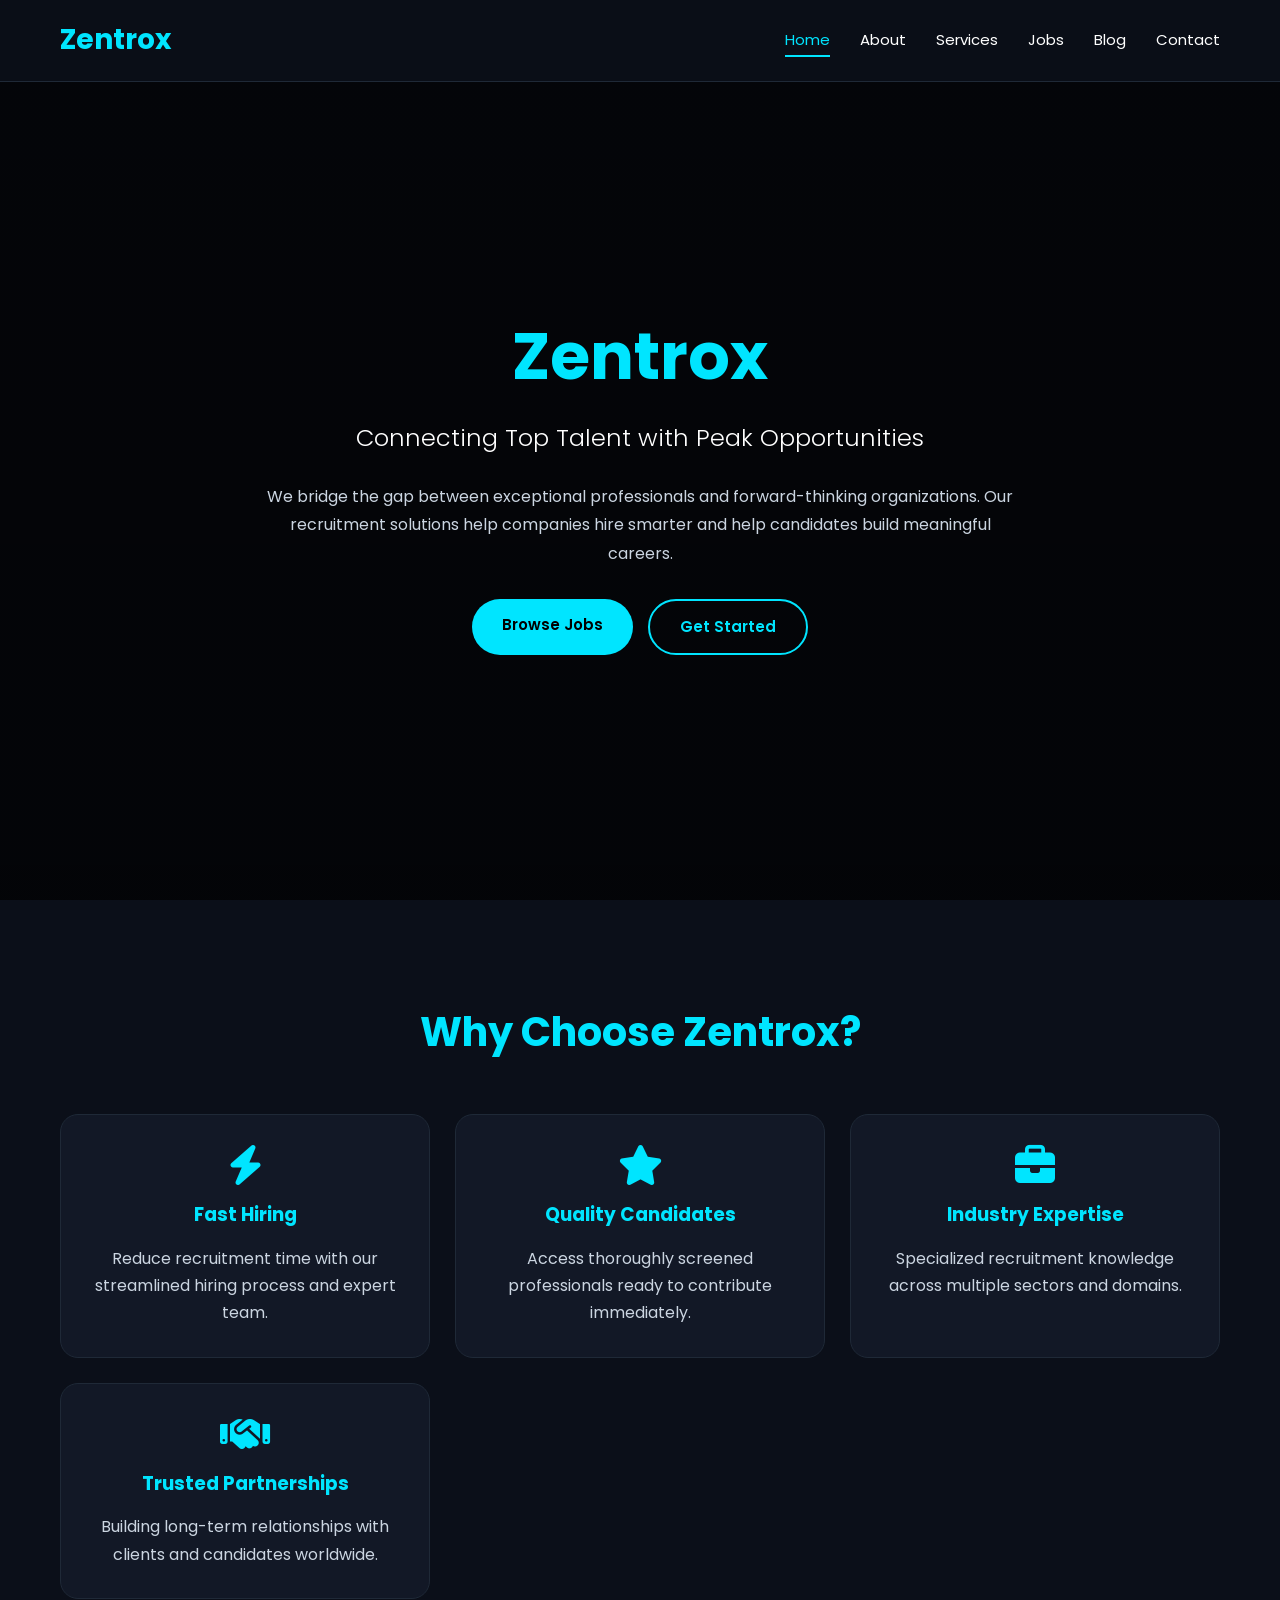
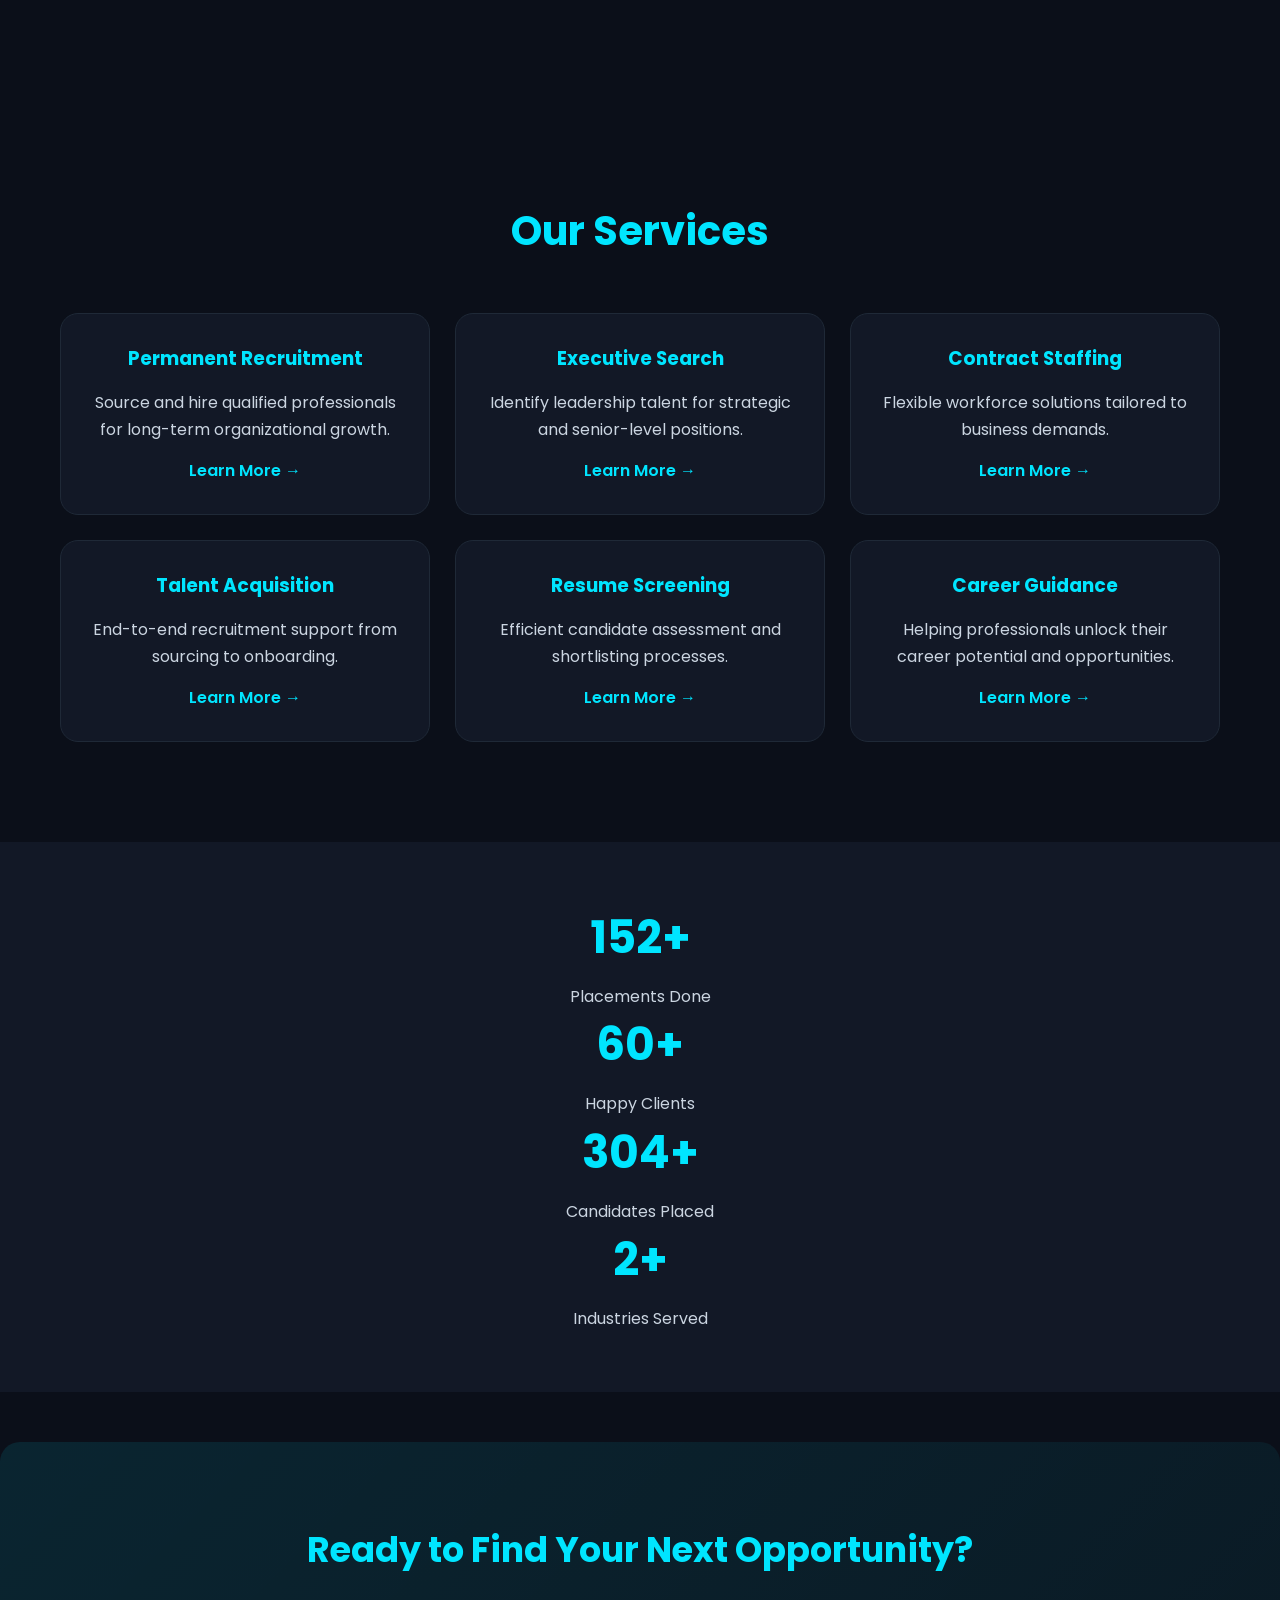
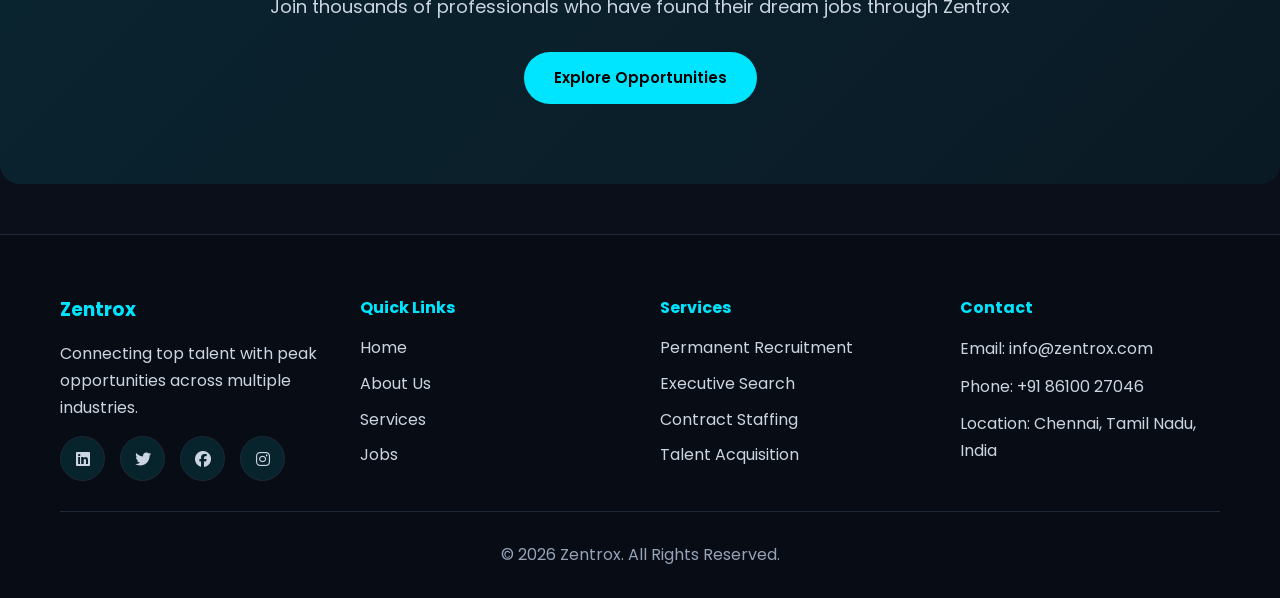
<file: index.html>
<!DOCTYPE html>
<html lang="en">
<head>
    <meta charset="UTF-8">
    <meta name="viewport" content="width=device-width, initial-scale=1.0">
    <title>Zentrox | Connecting Top Talent with Peak Opportunities</title>
    <meta name="description" content="Zentrox Recruitment Consultancy - Connecting top talent with peak opportunities. Expert hiring solutions, staffing, executive search, and career opportunities.">
    <meta name="keywords" content="Recruitment Consultancy, Staffing, Hiring, Jobs, Talent Acquisition, Executive Search, Zentrox">
    <meta name="author" content="Zentrox">
    <link href="https://fonts.googleapis.com/css2?family=Poppins:wght@300;400;500;600;700&display=swap" rel="stylesheet">
    <link href="https://cdnjs.cloudflare.com/ajax/libs/font-awesome/6.4.0/css/all.min.css" rel="stylesheet">
    <link rel="stylesheet" href="css/style.css">
</head>
<body>

<!-- Navigation -->
<header>
    <div class="container">
        <div class="navbar">
            <div class="logo">Zentrox</div>
            <nav class="nav-menu">
                <a href="index.html">Home</a>
                <a href="about.html">About</a>
                <a href="services.html">Services</a>
                <a href="jobs.html">Jobs</a>
                <a href="blog.html">Blog</a>
                <a href="contact.html">Contact</a>
            </nav>
            <div class="hamburger">
                <span></span>
                <span></span>
                <span></span>
            </div>
        </div>
    </div>
</header>

<!-- Hero Section -->
<section class="hero">
    <div class="container">
        <div class="hero-content">
            <h1>Zentrox</h1>
            <h2>Connecting Top Talent with Peak Opportunities</h2>
            <p>We bridge the gap between exceptional professionals and forward-thinking organizations. Our recruitment solutions help companies hire smarter and help candidates build meaningful careers.</p>
            <div class="hero-buttons">
                <a href="jobs.html" class="btn btn-primary">Browse Jobs</a>
                <a href="contact.html" class="btn btn-secondary">Get Started</a>
            </div>
        </div>
    </div>
</section>

<!-- Features Section -->
<section class="features">
    <div class="container">
        <h2 class="section-title">Why Choose Zentrox?</h2>
        <div class="features-grid">
            <div class="feature-card">
                <i class="fas fa-bolt"></i>
                <h3>Fast Hiring</h3>
                <p>Reduce recruitment time with our streamlined hiring process and expert team.</p>
            </div>
            <div class="feature-card">
                <i class="fas fa-star"></i>
                <h3>Quality Candidates</h3>
                <p>Access thoroughly screened professionals ready to contribute immediately.</p>
            </div>
            <div class="feature-card">
                <i class="fas fa-briefcase"></i>
                <h3>Industry Expertise</h3>
                <p>Specialized recruitment knowledge across multiple sectors and domains.</p>
            </div>
            <div class="feature-card">
                <i class="fas fa-handshake"></i>
                <h3>Trusted Partnerships</h3>
                <p>Building long-term relationships with clients and candidates worldwide.</p>
            </div>
        </div>
    </div>
</section>

<!-- Services Preview -->
<section class="services-preview">
    <div class="container">
        <h2 class="section-title">Our Services</h2>
        <div class="services-grid">
            <div class="service-card">
                <h3>Permanent Recruitment</h3>
                <p>Source and hire qualified professionals for long-term organizational growth.</p>
                <a href="services.html" class="link">Learn More →</a>
            </div>
            <div class="service-card">
                <h3>Executive Search</h3>
                <p>Identify leadership talent for strategic and senior-level positions.</p>
                <a href="services.html" class="link">Learn More →</a>
            </div>
            <div class="service-card">
                <h3>Contract Staffing</h3>
                <p>Flexible workforce solutions tailored to business demands.</p>
                <a href="services.html" class="link">Learn More →</a>
            </div>
            <div class="service-card">
                <h3>Talent Acquisition</h3>
                <p>End-to-end recruitment support from sourcing to onboarding.</p>
                <a href="services.html" class="link">Learn More →</a>
            </div>
            <div class="service-card">
                <h3>Resume Screening</h3>
                <p>Efficient candidate assessment and shortlisting processes.</p>
                <a href="services.html" class="link">Learn More →</a>
            </div>
            <div class="service-card">
                <h3>Career Guidance</h3>
                <p>Helping professionals unlock their career potential and opportunities.</p>
                <a href="services.html" class="link">Learn More →</a>
            </div>
        </div>
    </div>
</section>

<!-- Stats Section -->
<section class="stats">
    <div class="container">
        <div class="stat-item">
            <h3>500+</h3>
            <p>Placements Done</p>
        </div>
        <div class="stat-item">
            <h3>200+</h3>
            <p>Happy Clients</p>
        </div>
        <div class="stat-item">
            <h3>1000+</h3>
            <p>Candidates Placed</p>
        </div>
        <div class="stat-item">
            <h3>8+</h3>
            <p>Industries Served</p>
        </div>
    </div>
</section>

<!-- CTA Section -->
<section class="cta">
    <div class="container">
        <h2>Ready to Find Your Next Opportunity?</h2>
        <p>Join thousands of professionals who have found their dream jobs through Zentrox</p>
        <a href="jobs.html" class="btn btn-primary">Explore Opportunities</a>
    </div>
</section>

<!-- Footer -->
<footer>
    <div class="container">
        <div class="footer-content">
            <div class="footer-section">
                <h3>Zentrox</h3>
                <p>Connecting top talent with peak opportunities across multiple industries.</p>
                <div class="social-links">
                    <a href="#"><i class="fab fa-linkedin"></i></a>
                    <a href="#"><i class="fab fa-twitter"></i></a>
                    <a href="#"><i class="fab fa-facebook"></i></a>
                    <a href="#"><i class="fab fa-instagram"></i></a>
                </div>
            </div>
            <div class="footer-section">
                <h4>Quick Links</h4>
                <ul>
                    <li><a href="index.html">Home</a></li>
                    <li><a href="about.html">About Us</a></li>
                    <li><a href="services.html">Services</a></li>
                    <li><a href="jobs.html">Jobs</a></li>
                </ul>
            </div>
            <div class="footer-section">
                <h4>Services</h4>
                <ul>
                    <li><a href="services.html">Permanent Recruitment</a></li>
                    <li><a href="services.html">Executive Search</a></li>
                    <li><a href="services.html">Contract Staffing</a></li>
                    <li><a href="services.html">Talent Acquisition</a></li>
                </ul>
            </div>
            <div class="footer-section">
                <h4>Contact</h4>
                <p>Email: <a href="mailto:info@zentrox.com">info@zentrox.com</a></p>
                <p>Phone: <a href="tel:+918610027046">+91 86100 27046</a></p>
                <p>Location: Chennai, Tamil Nadu, India</p>
            </div>
        </div>
        <div class="footer-bottom">
            <p>&copy; 2026 Zentrox. All Rights Reserved.</p>
        </div>
    </div>
</footer>

<script src="js/script.js"></script>
</body>
</html>
</file>
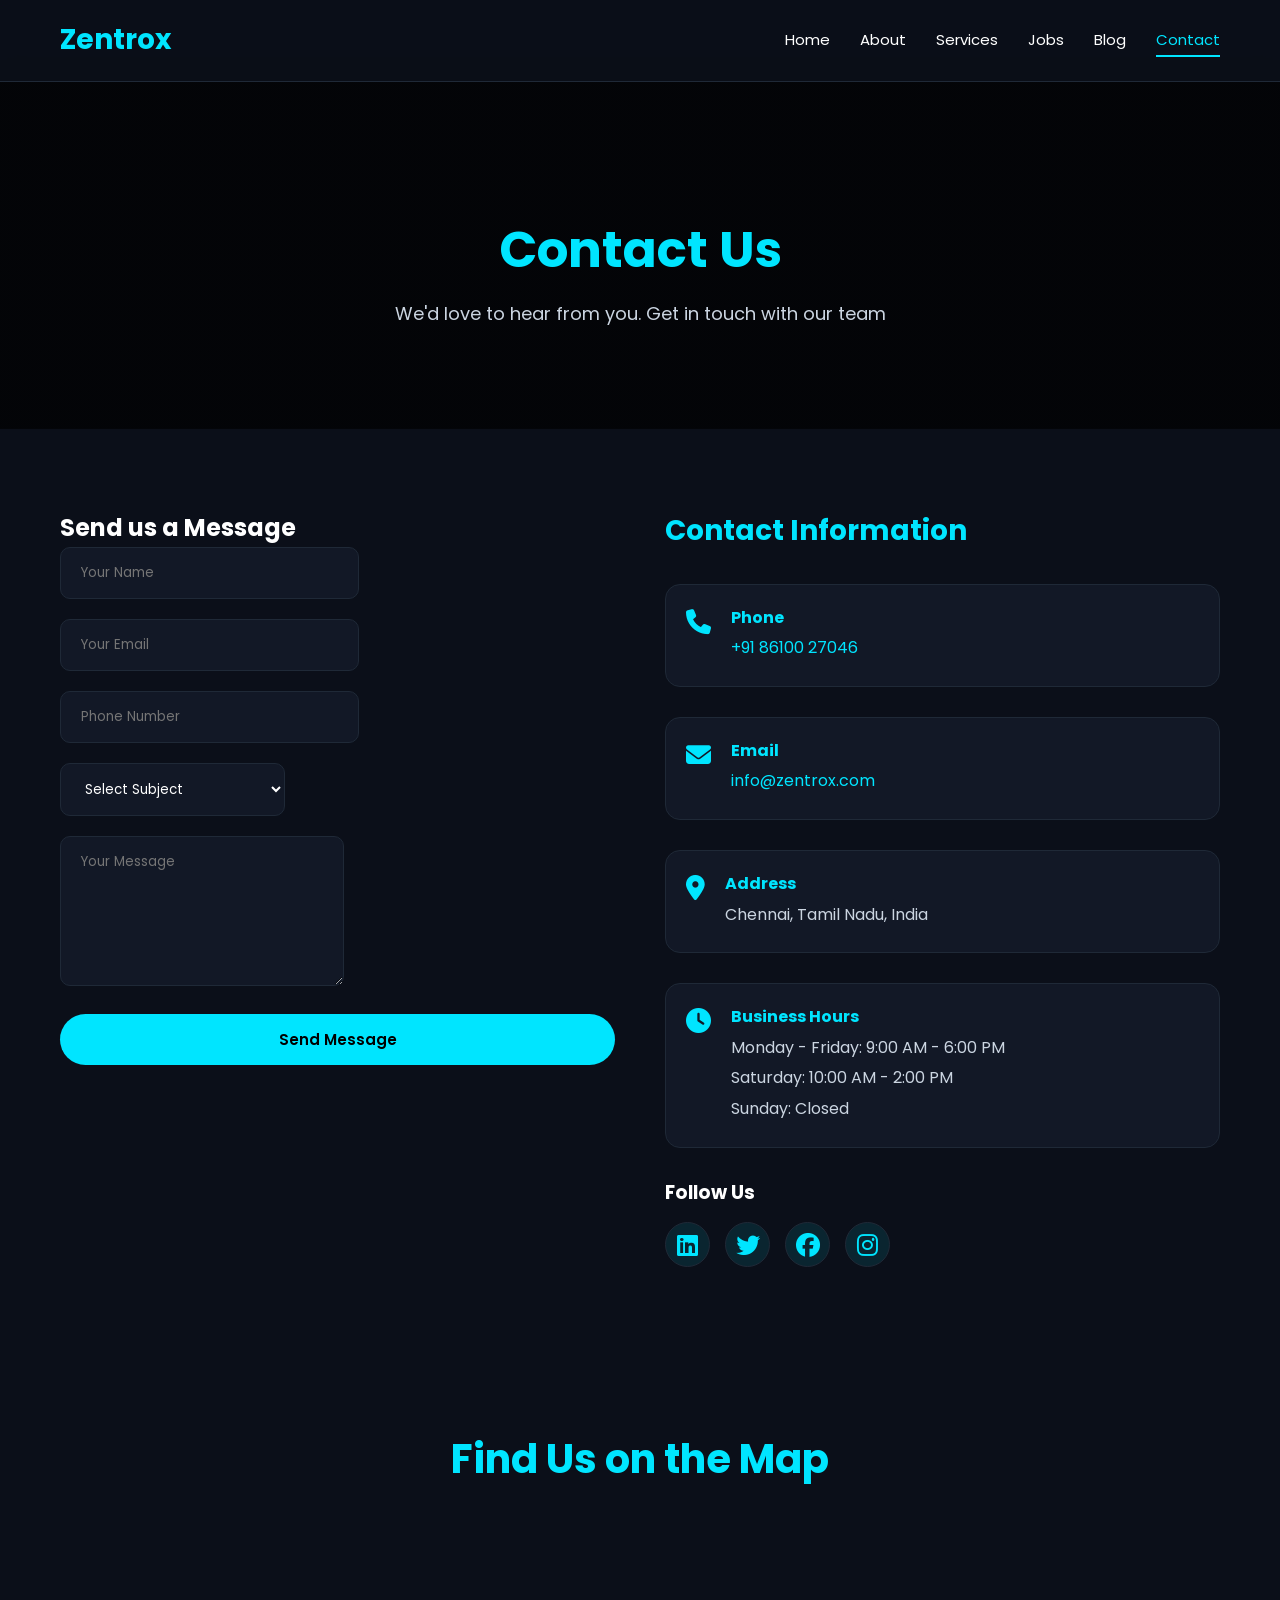
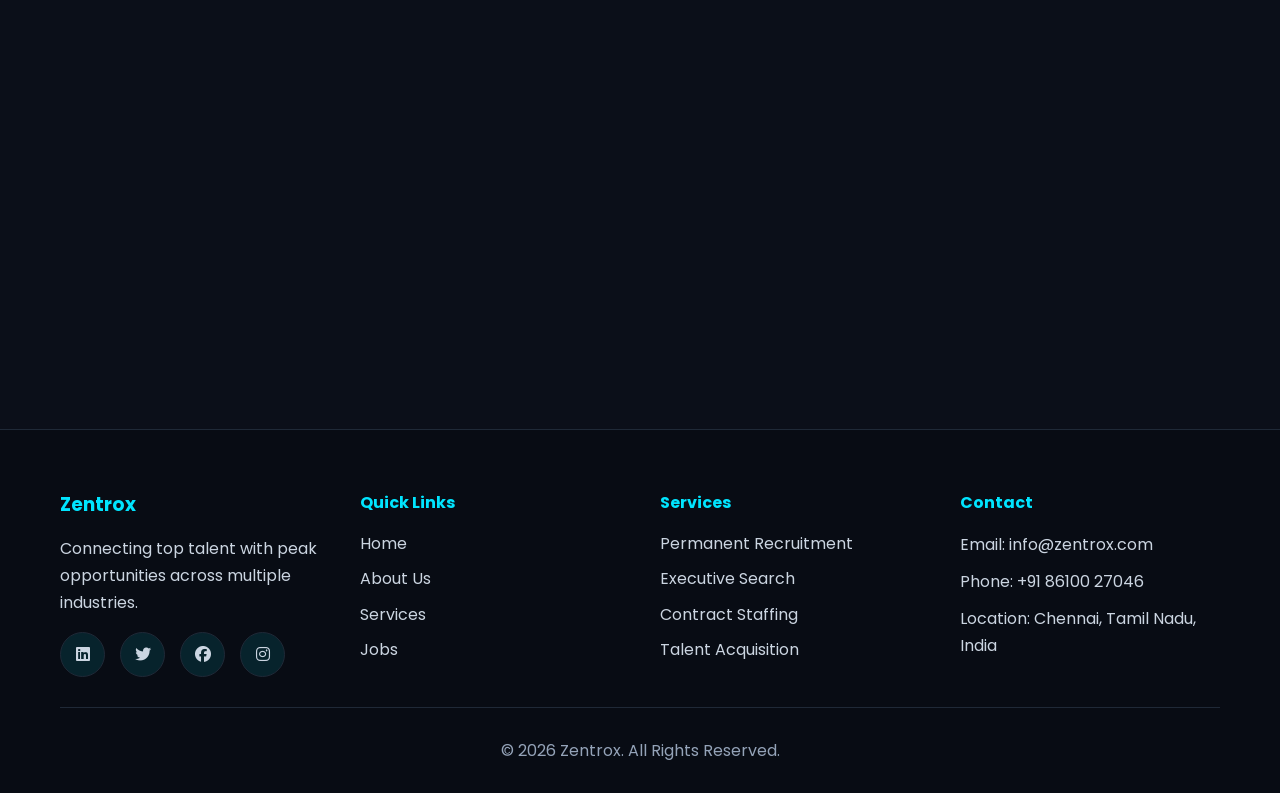
<file: contact.html>
<!DOCTYPE html>
<html lang="en">
<head>
    <meta charset="UTF-8">
    <meta name="viewport" content="width=device-width, initial-scale=1.0">
    <title>Contact Us | Zentrox Recruitment</title>
    <meta name="description" content="Get in touch with Zentrox. We're here to help with your recruitment and career needs.">
    <link href="https://fonts.googleapis.com/css2?family=Poppins:wght@300;400;500;600;700&display=swap" rel="stylesheet">
    <link href="https://cdnjs.cloudflare.com/ajax/libs/font-awesome/6.4.0/css/all.min.css" rel="stylesheet">
    <link rel="stylesheet" href="css/style.css">
</head>
<body>

<!-- Navigation -->
<header>
    <div class="container">
        <div class="navbar">
            <div class="logo">Zentrox</div>
            <nav class="nav-menu">
                <a href="index.html">Home</a>
                <a href="about.html">About</a>
                <a href="services.html">Services</a>
                <a href="jobs.html">Jobs</a>
                <a href="blog.html">Blog</a>
                <a href="contact.html" class="active">Contact</a>
            </nav>
            <div class="hamburger">
                <span></span>
                <span></span>
                <span></span>
            </div>
        </div>
    </div>
</header>

<!-- Page Header -->
<section class="page-header">
    <div class="container">
        <h1>Contact Us</h1>
        <p>We'd love to hear from you. Get in touch with our team</p>
    </div>
</section>

<!-- Contact Section -->
<section class="contact-section">
    <div class="container">
        <div class="contact-content">
            <div class="contact-form-area">
                <h2>Send us a Message</h2>
                <form class="contact-form">
                    <div class="form-group">
                        <input type="text" placeholder="Your Name" required>
                    </div>
                    <div class="form-group">
                        <input type="email" placeholder="Your Email" required>
                    </div>
                    <div class="form-group">
                        <input type="tel" placeholder="Phone Number">
                    </div>
                    <div class="form-group">
                        <select required>
                            <option value="">Select Subject</option>
                            <option value="job-inquiry">Job Inquiry</option>
                            <option value="recruitment-services">Recruitment Services</option>
                            <option value="partnership">Partnership Opportunity</option>
                            <option value="career-guidance">Career Guidance</option>
                            <option value="other">Other</option>
                        </select>
                    </div>
                    <div class="form-group">
                        <textarea placeholder="Your Message" rows="5" required></textarea>
                    </div>
                    <button type="submit" class="btn btn-primary">Send Message</button>
                </form>
            </div>

            <div class="contact-info-area">
                <h2>Contact Information</h2>
                <div class="contact-item">
                    <i class="fas fa-phone"></i>
                    <div>
                        <h4>Phone</h4>
                        <p><a href="tel:+918610027046">+91 86100 27046</a></p>
                    </div>
                </div>
                <div class="contact-item">
                    <i class="fas fa-envelope"></i>
                    <div>
                        <h4>Email</h4>
                        <p><a href="mailto:info@zentrox.com">info@zentrox.com</a></p>
                    </div>
                </div>
                <div class="contact-item">
                    <i class="fas fa-map-marker-alt"></i>
                    <div>
                        <h4>Address</h4>
                        <p>Chennai, Tamil Nadu, India</p>
                    </div>
                </div>
                <div class="contact-item">
                    <i class="fas fa-clock"></i>
                    <div>
                        <h4>Business Hours</h4>
                        <p>Monday - Friday: 9:00 AM - 6:00 PM</p>
                        <p>Saturday: 10:00 AM - 2:00 PM</p>
                        <p>Sunday: Closed</p>
                    </div>
                </div>

                <h3 style="margin-top: 30px;">Follow Us</h3>
                <div class="social-links" style="font-size: 24px; gap: 15px;">
                    <a href="#" title="LinkedIn"><i class="fab fa-linkedin"></i></a>
                    <a href="#" title="Twitter"><i class="fab fa-twitter"></i></a>
                    <a href="#" title="Facebook"><i class="fab fa-facebook"></i></a>
                    <a href="#" title="Instagram"><i class="fab fa-instagram"></i></a>
                </div>
            </div>
        </div>
    </div>
</section>

<!-- Map Section (placeholder) -->
<section class="map-section">
    <div class="container">
        <h2 class="section-title">Find Us on the Map</h2>
        <iframe src="https://www.google.com/maps/embed?pb=!1m18!1m12!1m3!1d3887.0921126831403!2d80.2785241!3d13.0827048!2m3!1f0!2f0!3f0!3m2!1i1024!2i768!4f13.1!3m3!1m2!1s0x3a5268ef70ba0001%3A0x1234567890" width="100%" height="400" style="border:0; border-radius: 10px;" allowfullscreen="" loading="lazy" referrerpolicy="no-referrer-when-downgrade"></iframe>
    </div>
</section>

<!-- Footer -->
<footer>
    <div class="container">
        <div class="footer-content">
            <div class="footer-section">
                <h3>Zentrox</h3>
                <p>Connecting top talent with peak opportunities across multiple industries.</p>
                <div class="social-links">
                    <a href="#"><i class="fab fa-linkedin"></i></a>
                    <a href="#"><i class="fab fa-twitter"></i></a>
                    <a href="#"><i class="fab fa-facebook"></i></a>
                    <a href="#"><i class="fab fa-instagram"></i></a>
                </div>
            </div>
            <div class="footer-section">
                <h4>Quick Links</h4>
                <ul>
                    <li><a href="index.html">Home</a></li>
                    <li><a href="about.html">About Us</a></li>
                    <li><a href="services.html">Services</a></li>
                    <li><a href="jobs.html">Jobs</a></li>
                </ul>
            </div>
            <div class="footer-section">
                <h4>Services</h4>
                <ul>
                    <li><a href="services.html">Permanent Recruitment</a></li>
                    <li><a href="services.html">Executive Search</a></li>
                    <li><a href="services.html">Contract Staffing</a></li>
                    <li><a href="services.html">Talent Acquisition</a></li>
                </ul>
            </div>
            <div class="footer-section">
                <h4>Contact</h4>
                <p>Email: <a href="mailto:info@zentrox.com">info@zentrox.com</a></p>
                <p>Phone: <a href="tel:+918610027046">+91 86100 27046</a></p>
                <p>Location: Chennai, Tamil Nadu, India</p>
            </div>
        </div>
        <div class="footer-bottom">
            <p>&copy; 2026 Zentrox. All Rights Reserved.</p>
        </div>
    </div>
</footer>

<script src="js/script.js"></script>
</body>
</html>
</file>
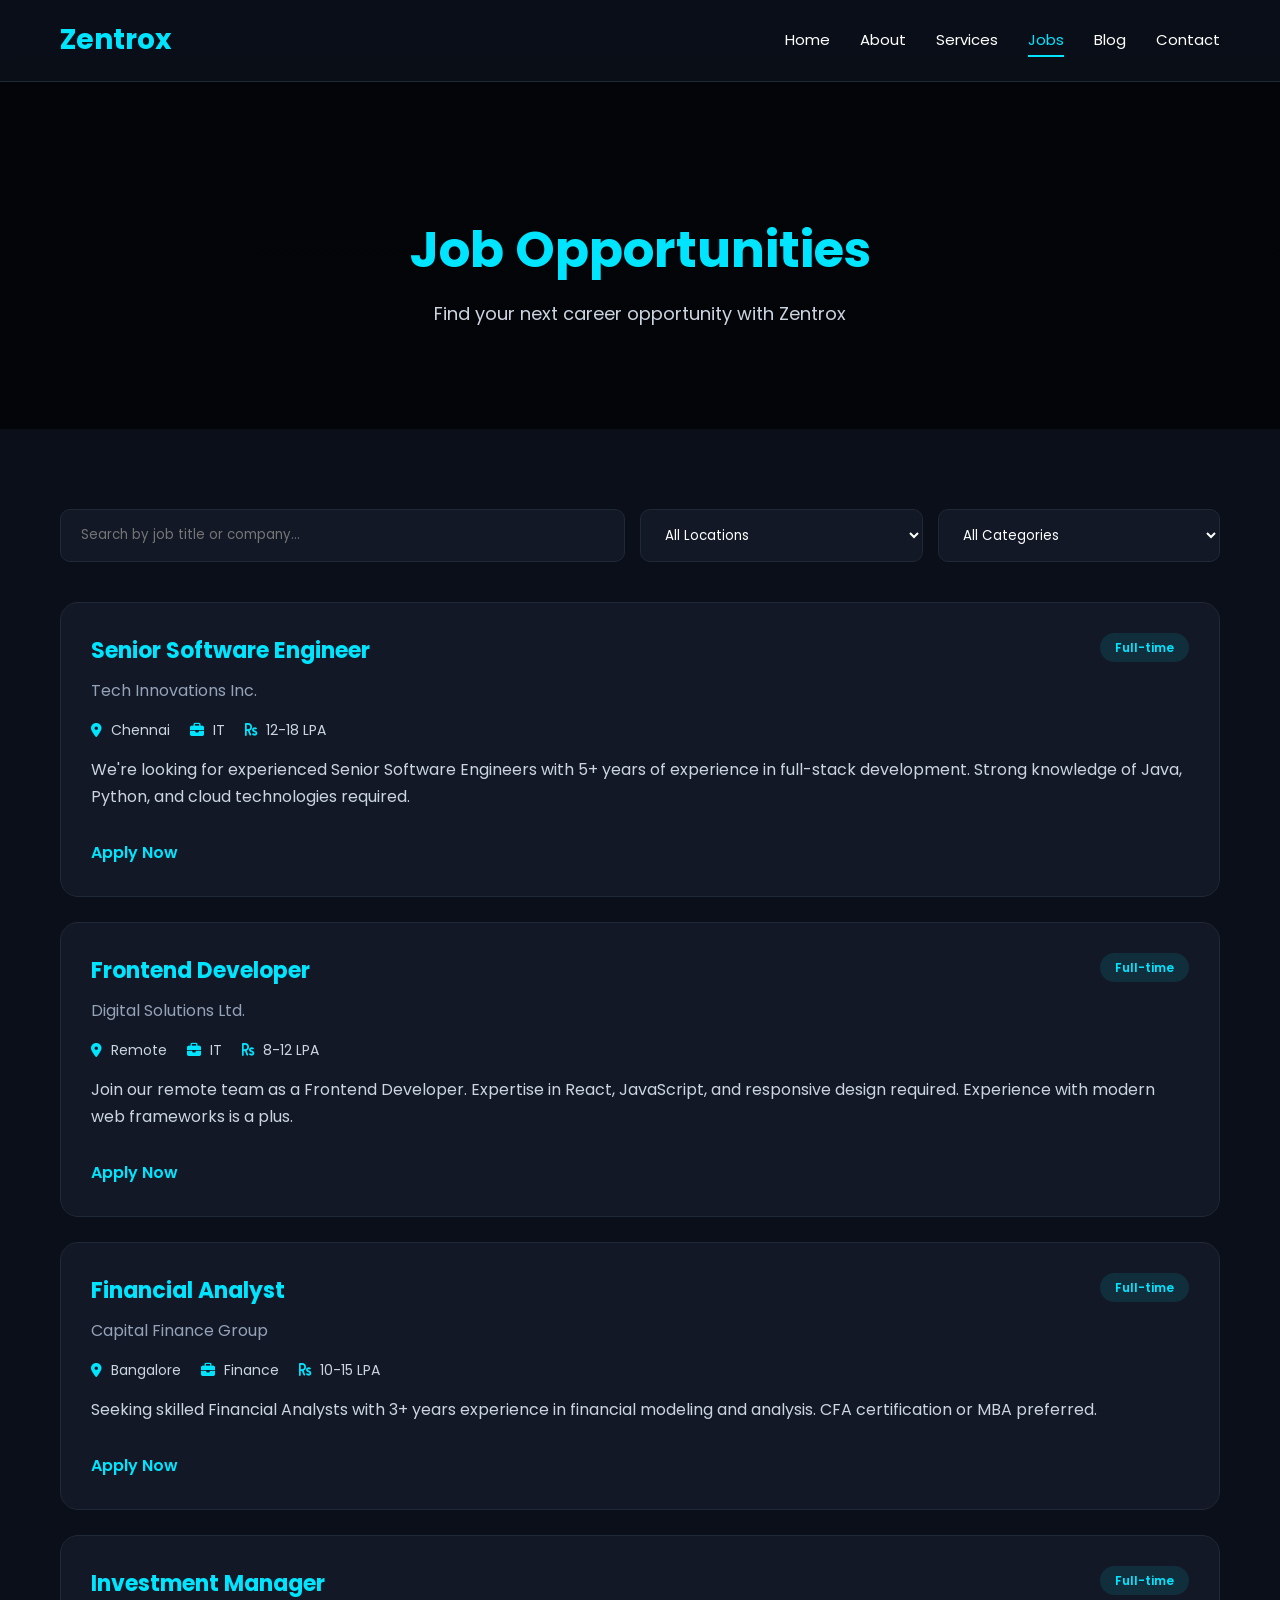
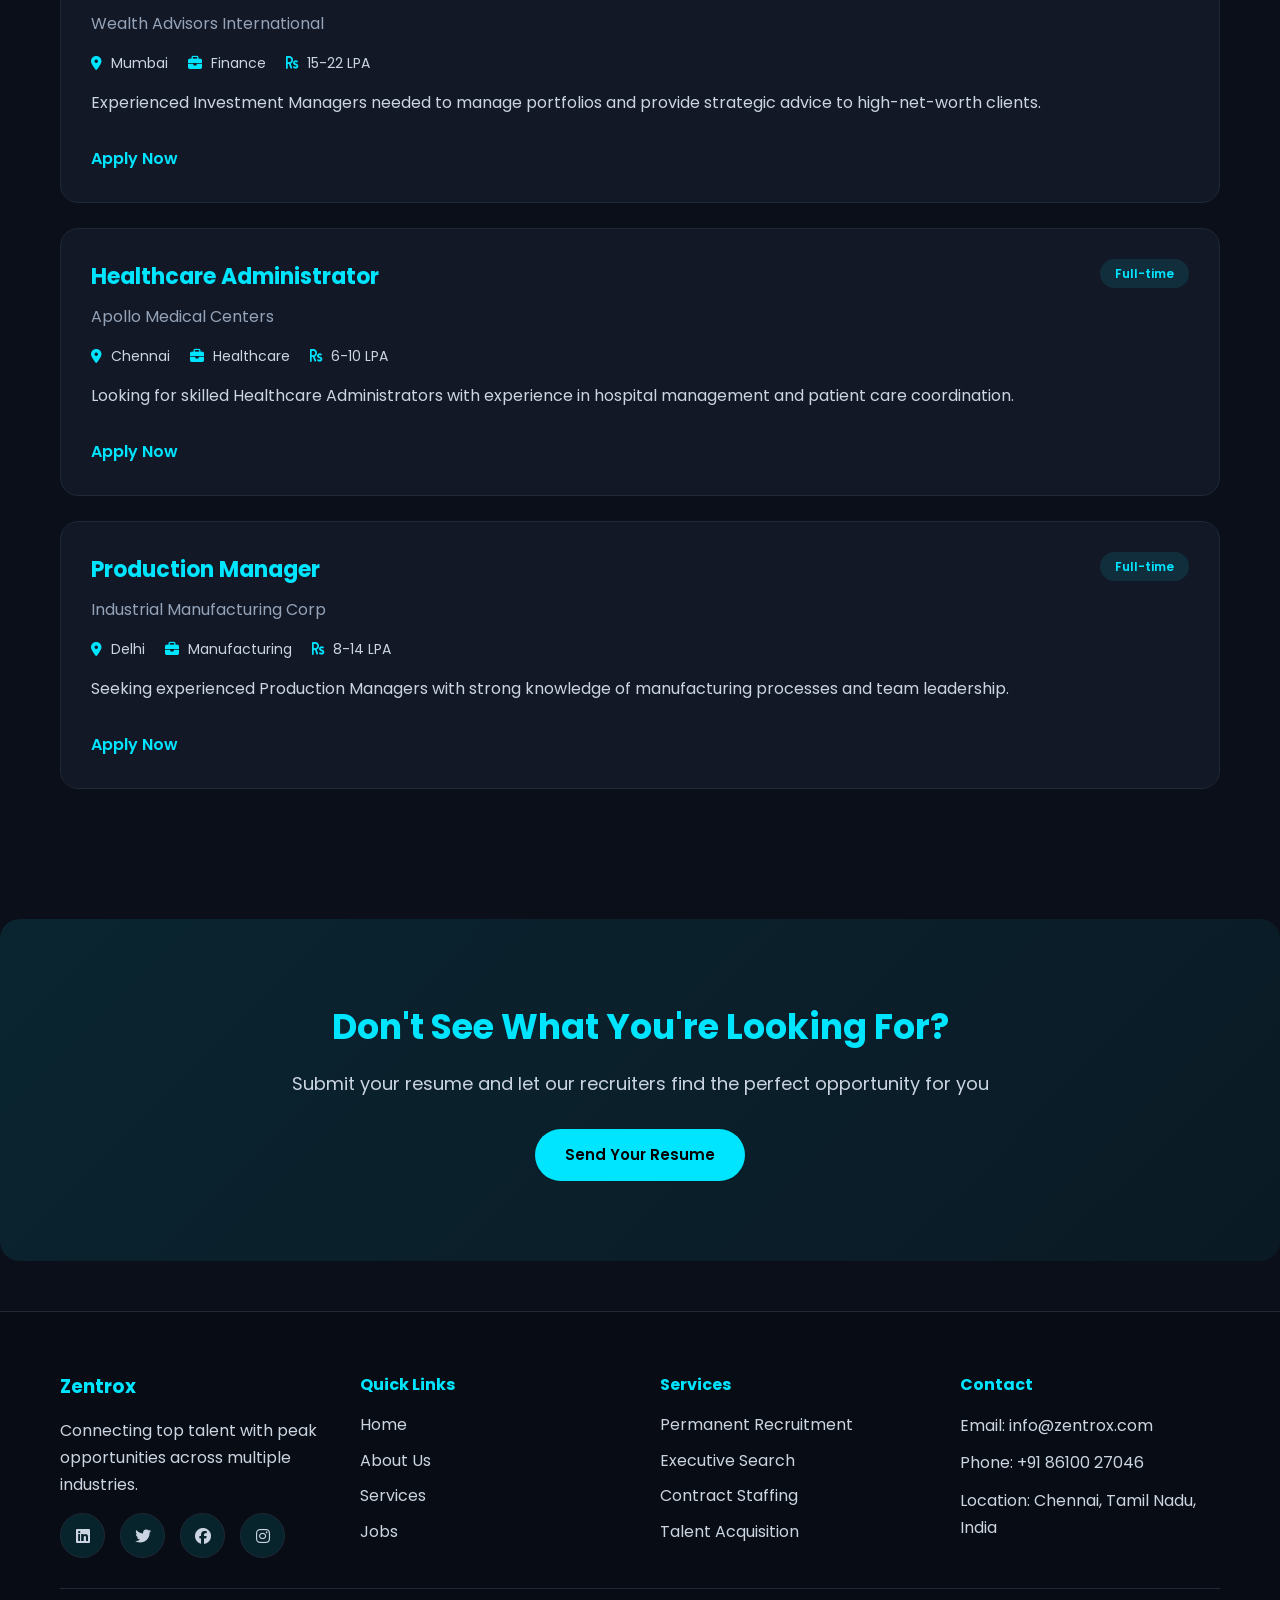
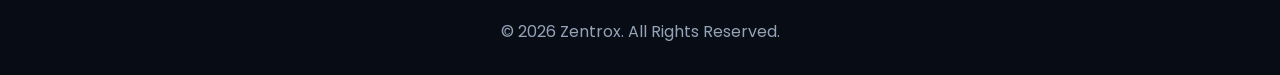
<file: jobs.html>
<!DOCTYPE html>
<html lang="en">
<head>
    <meta charset="UTF-8">
    <meta name="viewport" content="width=device-width, initial-scale=1.0">
    <title>Job Opportunities | Zentrox Recruitment</title>
    <meta name="description" content="Browse job opportunities at Zentrox. Find your next career move with our featured job listings.">
    <link href="https://fonts.googleapis.com/css2?family=Poppins:wght@300;400;500;600;700&display=swap" rel="stylesheet">
    <link href="https://cdnjs.cloudflare.com/ajax/libs/font-awesome/6.4.0/css/all.min.css" rel="stylesheet">
    <link rel="stylesheet" href="css/style.css">
</head>
<body>

<!-- Navigation -->
<header>
    <div class="container">
        <div class="navbar">
            <div class="logo">Zentrox</div>
            <nav class="nav-menu">
                <a href="index.html">Home</a>
                <a href="about.html">About</a>
                <a href="services.html">Services</a>
                <a href="jobs.html" class="active">Jobs</a>
                <a href="blog.html">Blog</a>
                <a href="contact.html">Contact</a>
            </nav>
            <div class="hamburger">
                <span></span>
                <span></span>
                <span></span>
            </div>
        </div>
    </div>
</header>

<!-- Page Header -->
<section class="page-header">
    <div class="container">
        <h1>Job Opportunities</h1>
        <p>Find your next career opportunity with Zentrox</p>
    </div>
</section>

<!-- Search and Filter -->
<section class="jobs-section">
    <div class="container">
        <div class="search-filter">
            <input type="text" id="searchInput" placeholder="Search by job title or company..." class="search-box">
            <select id="locationFilter" class="filter-select">
                <option value="">All Locations</option>
                <option value="Chennai">Chennai</option>
                <option value="Bangalore">Bangalore</option>
                <option value="Mumbai">Mumbai</option>
                <option value="Delhi">Delhi</option>
                <option value="Remote">Remote</option>
            </select>
            <select id="categoryFilter" class="filter-select">
                <option value="">All Categories</option>
                <option value="IT">IT</option>
                <option value="Finance">Finance</option>
                <option value="Healthcare">Healthcare</option>
                <option value="Manufacturing">Manufacturing</option>
            </select>
        </div>

        <div class="jobs-list">
            <!-- Job Card 1 -->
            <div class="job-card" data-location="Chennai" data-category="IT">
                <div class="job-header">
                    <h3>Senior Software Engineer</h3>
                    <span class="job-type">Full-time</span>
                </div>
                <p class="job-company">Tech Innovations Inc.</p>
                <div class="job-details">
                    <span><i class="fas fa-map-marker-alt"></i> Chennai</span>
                    <span><i class="fas fa-briefcase"></i> IT</span>
                    <span><i class="fas fa-rupee-sign"></i> 12-18 LPA</span>
                </div>
                <p class="job-description">We're looking for experienced Senior Software Engineers with 5+ years of experience in full-stack development. Strong knowledge of Java, Python, and cloud technologies required.</p>
                <a href="#" class="btn-apply">Apply Now</a>
            </div>

            <!-- Job Card 2 -->
            <div class="job-card" data-location="Remote" data-category="IT">
                <div class="job-header">
                    <h3>Frontend Developer</h3>
                    <span class="job-type">Full-time</span>
                </div>
                <p class="job-company">Digital Solutions Ltd.</p>
                <div class="job-details">
                    <span><i class="fas fa-map-marker-alt"></i> Remote</span>
                    <span><i class="fas fa-briefcase"></i> IT</span>
                    <span><i class="fas fa-rupee-sign"></i> 8-12 LPA</span>
                </div>
                <p class="job-description">Join our remote team as a Frontend Developer. Expertise in React, JavaScript, and responsive design required. Experience with modern web frameworks is a plus.</p>
                <a href="#" class="btn-apply">Apply Now</a>
            </div>

            <!-- Job Card 3 -->
            <div class="job-card" data-location="Bangalore" data-category="Finance">
                <div class="job-header">
                    <h3>Financial Analyst</h3>
                    <span class="job-type">Full-time</span>
                </div>
                <p class="job-company">Capital Finance Group</p>
                <div class="job-details">
                    <span><i class="fas fa-map-marker-alt"></i> Bangalore</span>
                    <span><i class="fas fa-briefcase"></i> Finance</span>
                    <span><i class="fas fa-rupee-sign"></i> 10-15 LPA</span>
                </div>
                <p class="job-description">Seeking skilled Financial Analysts with 3+ years experience in financial modeling and analysis. CFA certification or MBA preferred.</p>
                <a href="#" class="btn-apply">Apply Now</a>
            </div>

            <!-- Job Card 4 -->
            <div class="job-card" data-location="Mumbai" data-category="Finance">
                <div class="job-header">
                    <h3>Investment Manager</h3>
                    <span class="job-type">Full-time</span>
                </div>
                <p class="job-company">Wealth Advisors International</p>
                <div class="job-details">
                    <span><i class="fas fa-map-marker-alt"></i> Mumbai</span>
                    <span><i class="fas fa-briefcase"></i> Finance</span>
                    <span><i class="fas fa-rupee-sign"></i> 15-22 LPA</span>
                </div>
                <p class="job-description">Experienced Investment Managers needed to manage portfolios and provide strategic advice to high-net-worth clients.</p>
                <a href="#" class="btn-apply">Apply Now</a>
            </div>

            <!-- Job Card 5 -->
            <div class="job-card" data-location="Chennai" data-category="Healthcare">
                <div class="job-header">
                    <h3>Healthcare Administrator</h3>
                    <span class="job-type">Full-time</span>
                </div>
                <p class="job-company">Apollo Medical Centers</p>
                <div class="job-details">
                    <span><i class="fas fa-map-marker-alt"></i> Chennai</span>
                    <span><i class="fas fa-briefcase"></i> Healthcare</span>
                    <span><i class="fas fa-rupee-sign"></i> 6-10 LPA</span>
                </div>
                <p class="job-description">Looking for skilled Healthcare Administrators with experience in hospital management and patient care coordination.</p>
                <a href="#" class="btn-apply">Apply Now</a>
            </div>

            <!-- Job Card 6 -->
            <div class="job-card" data-location="Delhi" data-category="Manufacturing">
                <div class="job-header">
                    <h3>Production Manager</h3>
                    <span class="job-type">Full-time</span>
                </div>
                <p class="job-company">Industrial Manufacturing Corp</p>
                <div class="job-details">
                    <span><i class="fas fa-map-marker-alt"></i> Delhi</span>
                    <span><i class="fas fa-briefcase"></i> Manufacturing</span>
                    <span><i class="fas fa-rupee-sign"></i> 8-14 LPA</span>
                </div>
                <p class="job-description">Seeking experienced Production Managers with strong knowledge of manufacturing processes and team leadership.</p>
                <a href="#" class="btn-apply">Apply Now</a>
            </div>
        </div>
    </div>
</section>

<!-- CTA Section -->
<section class="cta">
    <div class="container">
        <h2>Don't See What You're Looking For?</h2>
        <p>Submit your resume and let our recruiters find the perfect opportunity for you</p>
        <a href="contact.html" class="btn btn-primary">Send Your Resume</a>
    </div>
</section>

<!-- Footer -->
<footer>
    <div class="container">
        <div class="footer-content">
            <div class="footer-section">
                <h3>Zentrox</h3>
                <p>Connecting top talent with peak opportunities across multiple industries.</p>
                <div class="social-links">
                    <a href="#"><i class="fab fa-linkedin"></i></a>
                    <a href="#"><i class="fab fa-twitter"></i></a>
                    <a href="#"><i class="fab fa-facebook"></i></a>
                    <a href="#"><i class="fab fa-instagram"></i></a>
                </div>
            </div>
            <div class="footer-section">
                <h4>Quick Links</h4>
                <ul>
                    <li><a href="index.html">Home</a></li>
                    <li><a href="about.html">About Us</a></li>
                    <li><a href="services.html">Services</a></li>
                    <li><a href="jobs.html">Jobs</a></li>
                </ul>
            </div>
            <div class="footer-section">
                <h4>Services</h4>
                <ul>
                    <li><a href="services.html">Permanent Recruitment</a></li>
                    <li><a href="services.html">Executive Search</a></li>
                    <li><a href="services.html">Contract Staffing</a></li>
                    <li><a href="services.html">Talent Acquisition</a></li>
                </ul>
            </div>
            <div class="footer-section">
                <h4>Contact</h4>
                <p>Email: <a href="mailto:info@zentrox.com">info@zentrox.com</a></p>
                <p>Phone: <a href="tel:+918610027046">+91 86100 27046</a></p>
                <p>Location: Chennai, Tamil Nadu, India</p>
            </div>
        </div>
        <div class="footer-bottom">
            <p>&copy; 2026 Zentrox. All Rights Reserved.</p>
        </div>
    </div>
</footer>

<script src="js/script.js"></script>
<script>
    // Job filter functionality
    const searchInput = document.getElementById('searchInput');
    const locationFilter = document.getElementById('locationFilter');
    const categoryFilter = document.getElementById('categoryFilter');
    const jobCards = document.querySelectorAll('.job-card');

    function filterJobs() {
        const searchTerm = searchInput.value.toLowerCase();
        const location = locationFilter.value;
        const category = categoryFilter.value;

        jobCards.forEach(card => {
            const title = card.querySelector('h3').textContent.toLowerCase();
            const company = card.querySelector('.job-company').textContent.toLowerCase();
            const cardLocation = card.dataset.location;
            const cardCategory = card.dataset.category;

            const matchSearch = title.includes(searchTerm) || company.includes(searchTerm);
            const matchLocation = !location || cardLocation === location;
            const matchCategory = !category || cardCategory === category;

            if (matchSearch && matchLocation && matchCategory) {
                card.style.display = 'block';
            } else {
                card.style.display = 'none';
            }
        });
    }

    searchInput.addEventListener('input', filterJobs);
    locationFilter.addEventListener('change', filterJobs);
    categoryFilter.addEventListener('change', filterJobs);
</script>
</body>
</html>
</file>
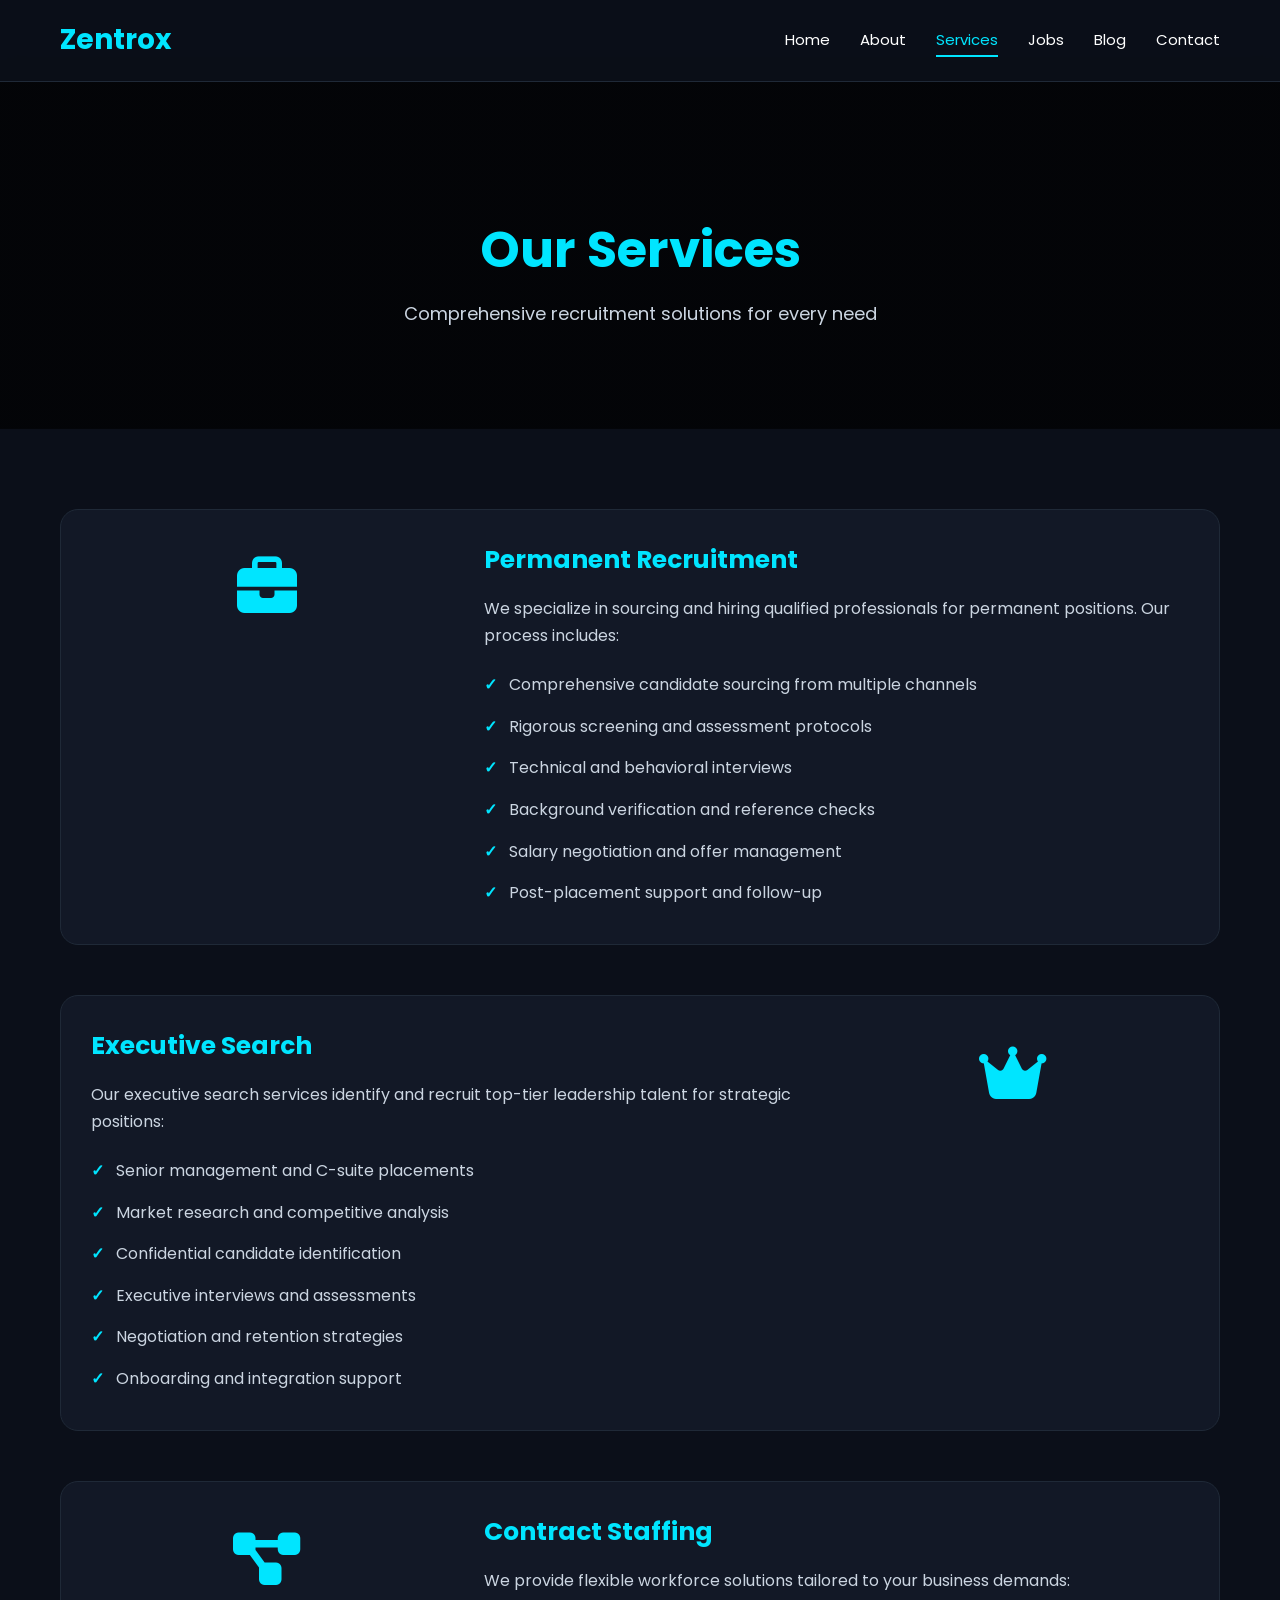
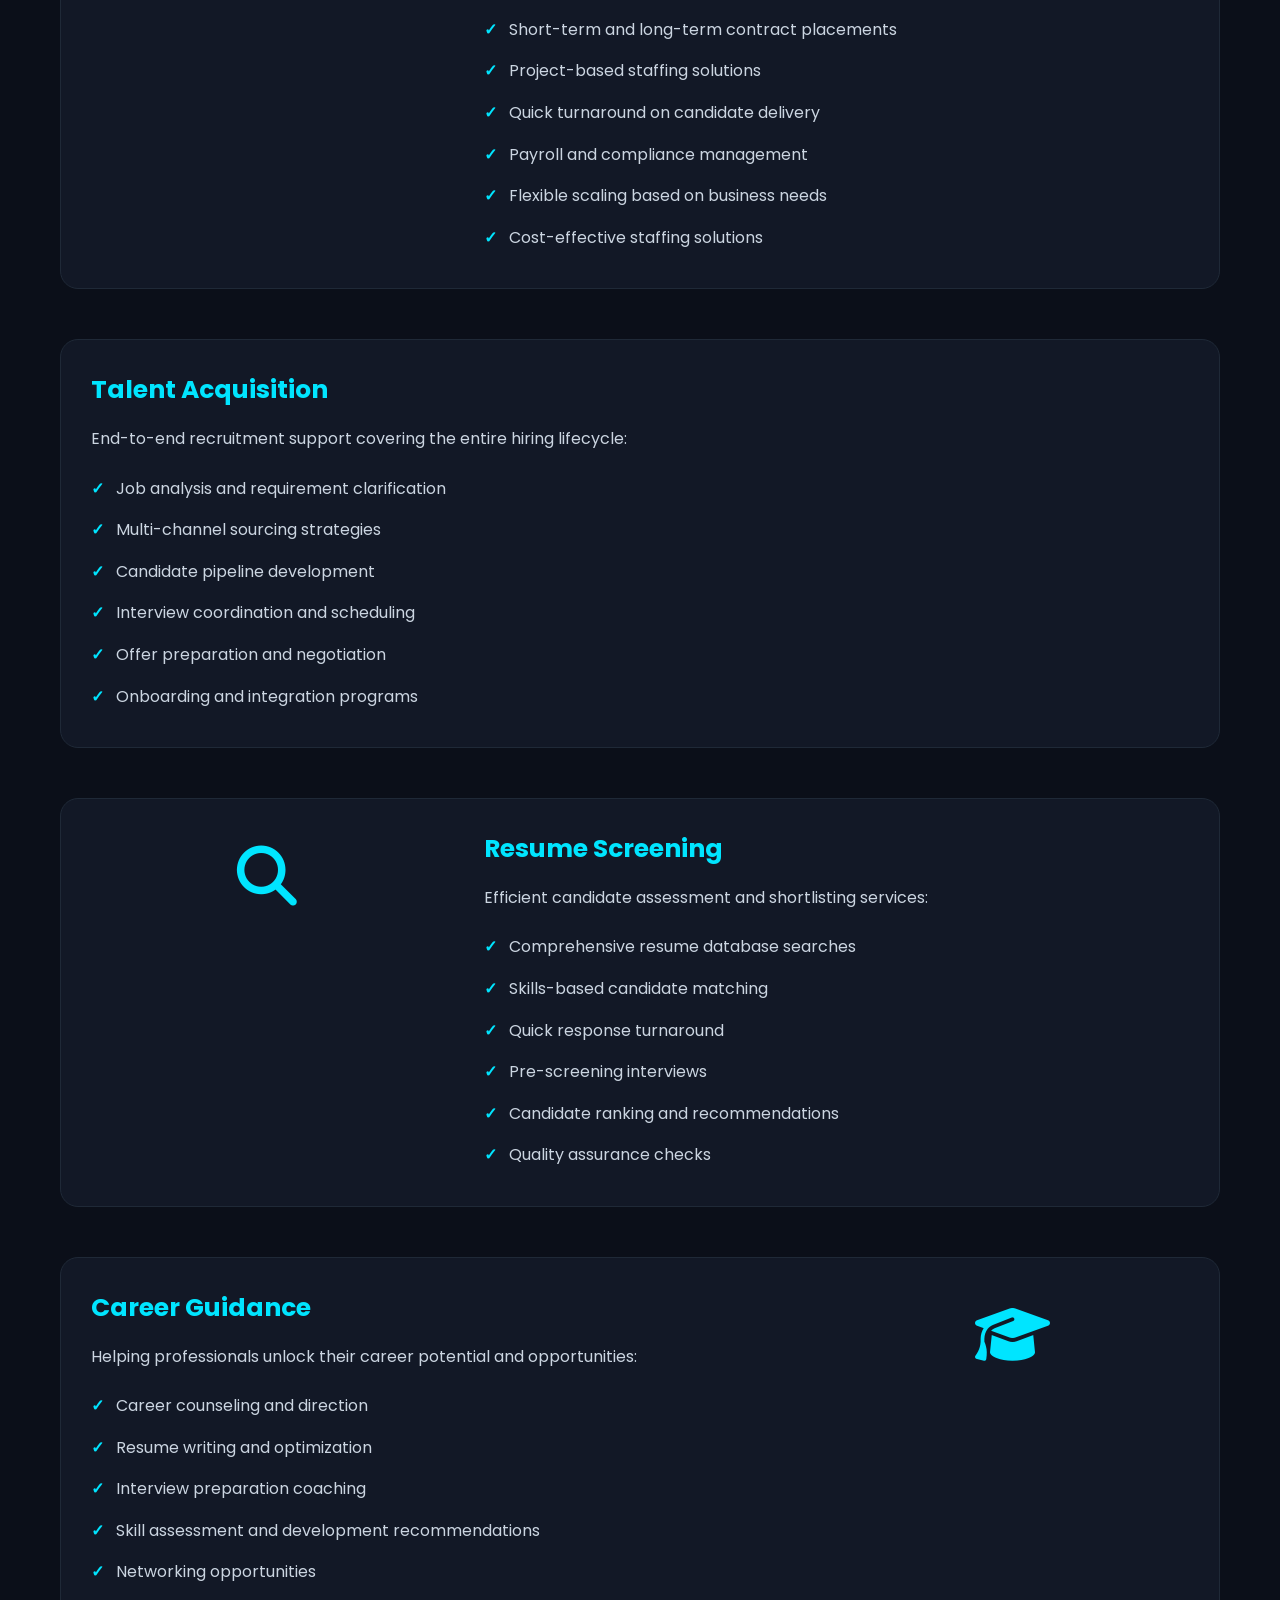
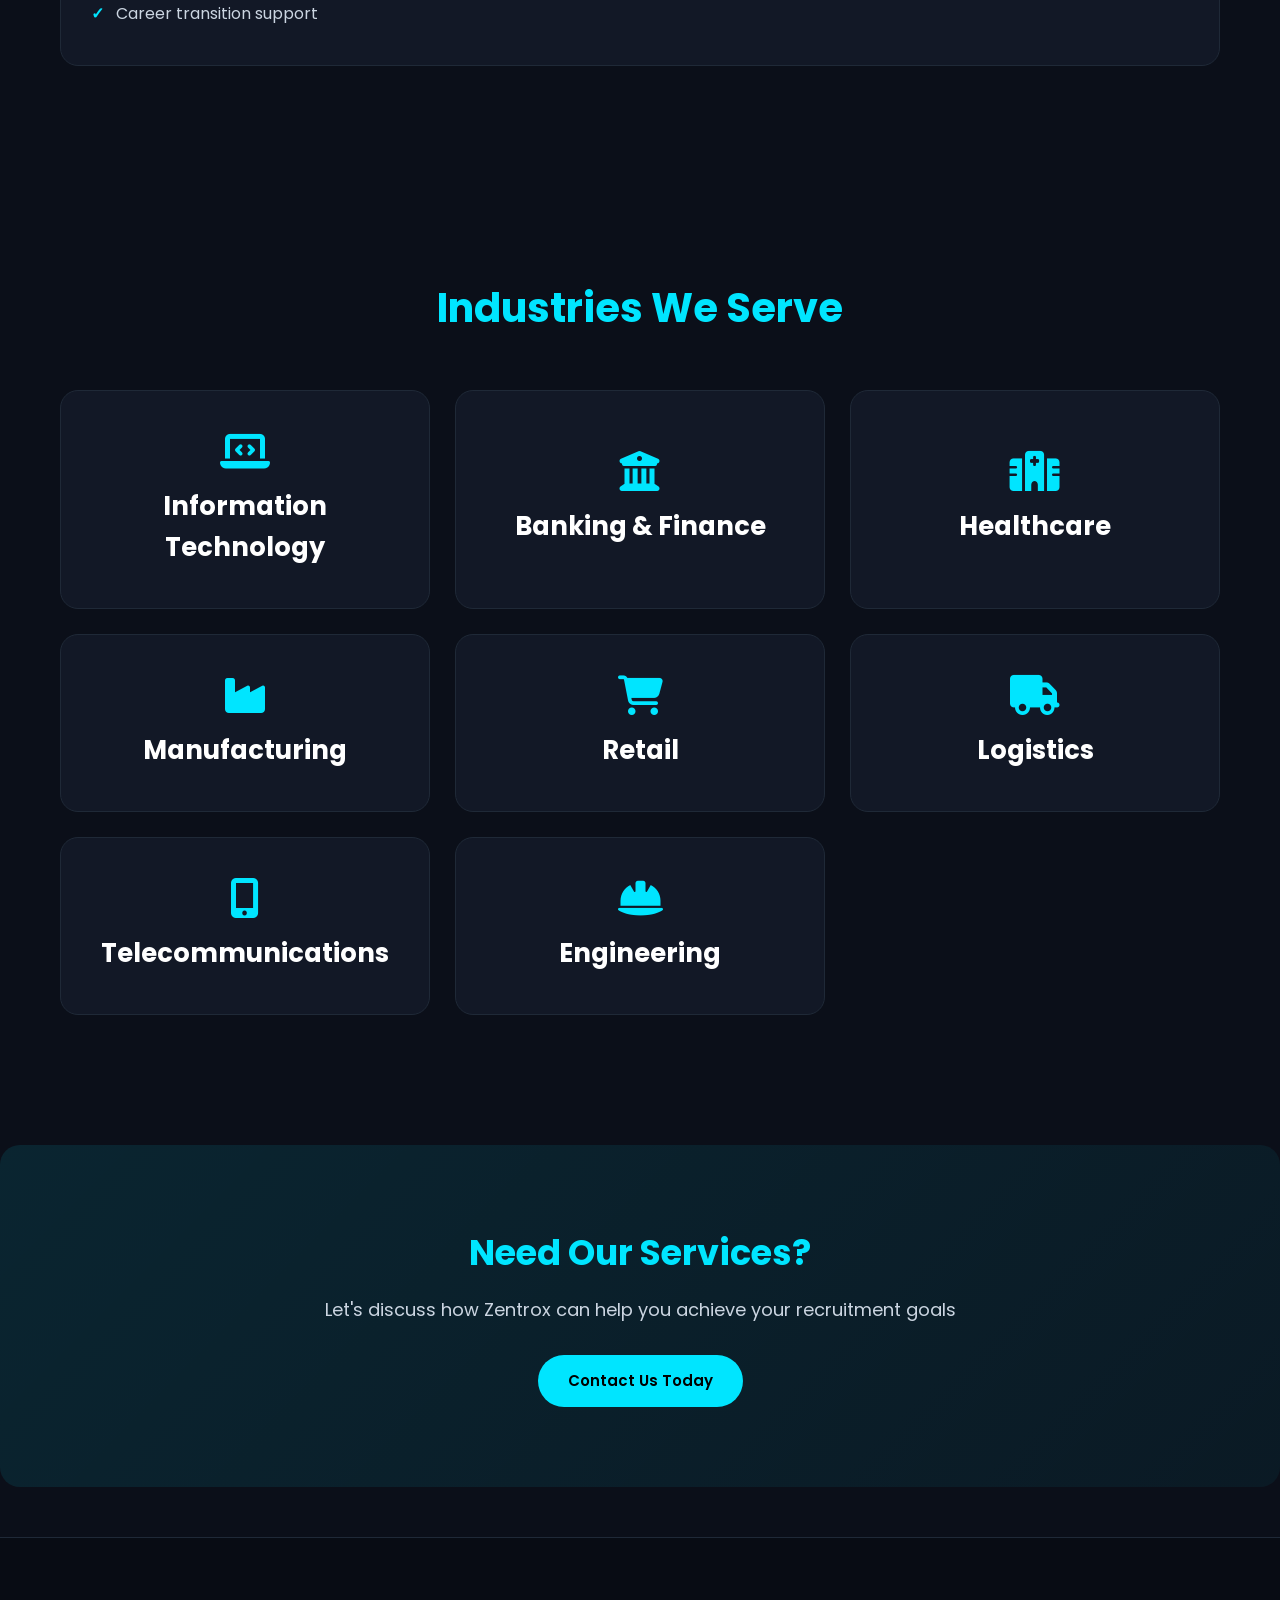
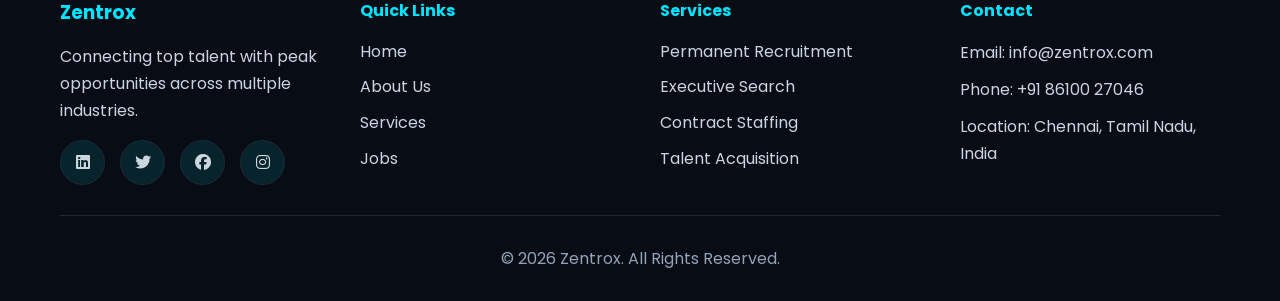
<file: services.html>
<!DOCTYPE html>
<html lang="en">
<head>
    <meta charset="UTF-8">
    <meta name="viewport" content="width=device-width, initial-scale=1.0">
    <title>Services | Zentrox Recruitment Consultancy</title>
    <meta name="description" content="Explore Zentrox recruitment services including permanent recruitment, executive search, contract staffing, and talent acquisition.">
    <link href="https://fonts.googleapis.com/css2?family=Poppins:wght@300;400;500;600;700&display=swap" rel="stylesheet">
    <link href="https://cdnjs.cloudflare.com/ajax/libs/font-awesome/6.4.0/css/all.min.css" rel="stylesheet">
    <link rel="stylesheet" href="css/style.css">
</head>
<body>

<!-- Navigation -->
<header>
    <div class="container">
        <div class="navbar">
            <div class="logo">Zentrox</div>
            <nav class="nav-menu">
                <a href="index.html">Home</a>
                <a href="about.html">About</a>
                <a href="services.html" class="active">Services</a>
                <a href="jobs.html">Jobs</a>
                <a href="blog.html">Blog</a>
                <a href="contact.html">Contact</a>
            </nav>
            <div class="hamburger">
                <span></span>
                <span></span>
                <span></span>
            </div>
        </div>
    </div>
</header>

<!-- Page Header -->
<section class="page-header">
    <div class="container">
        <h1>Our Services</h1>
        <p>Comprehensive recruitment solutions for every need</p>
    </div>
</section>

<!-- Services Section -->
<section class="services-detailed">
    <div class="container">
        <div class="service-detail-item">
            <div class="service-icon">
                <i class="fas fa-briefcase"></i>
            </div>
            <div class="service-content">
                <h3>Permanent Recruitment</h3>
                <p>We specialize in sourcing and hiring qualified professionals for permanent positions. Our process includes:</p>
                <ul>
                    <li>Comprehensive candidate sourcing from multiple channels</li>
                    <li>Rigorous screening and assessment protocols</li>
                    <li>Technical and behavioral interviews</li>
                    <li>Background verification and reference checks</li>
                    <li>Salary negotiation and offer management</li>
                    <li>Post-placement support and follow-up</li>
                </ul>
            </div>
        </div>

        <div class="service-detail-item">
            <div class="service-icon">
                <i class="fas fa-crown"></i>
            </div>
            <div class="service-content">
                <h3>Executive Search</h3>
                <p>Our executive search services identify and recruit top-tier leadership talent for strategic positions:</p>
                <ul>
                    <li>Senior management and C-suite placements</li>
                    <li>Market research and competitive analysis</li>
                    <li>Confidential candidate identification</li>
                    <li>Executive interviews and assessments</li>
                    <li>Negotiation and retention strategies</li>
                    <li>Onboarding and integration support</li>
                </ul>
            </div>
        </div>

        <div class="service-detail-item">
            <div class="service-icon">
                <i class="fas fa-project-diagram"></i>
            </div>
            <div class="service-content">
                <h3>Contract Staffing</h3>
                <p>We provide flexible workforce solutions tailored to your business demands:</p>
                <ul>
                    <li>Short-term and long-term contract placements</li>
                    <li>Project-based staffing solutions</li>
                    <li>Quick turnaround on candidate delivery</li>
                    <li>Payroll and compliance management</li>
                    <li>Flexible scaling based on business needs</li>
                    <li>Cost-effective staffing solutions</li>
                </ul>
            </div>
        </div>

        <div class="service-detail-item">
            <div class="service-icon">
                <i class="fas fa-target"></i>
            </div>
            <div class="service-content">
                <h3>Talent Acquisition</h3>
                <p>End-to-end recruitment support covering the entire hiring lifecycle:</p>
                <ul>
                    <li>Job analysis and requirement clarification</li>
                    <li>Multi-channel sourcing strategies</li>
                    <li>Candidate pipeline development</li>
                    <li>Interview coordination and scheduling</li>
                    <li>Offer preparation and negotiation</li>
                    <li>Onboarding and integration programs</li>
                </ul>
            </div>
        </div>

        <div class="service-detail-item">
            <div class="service-icon">
                <i class="fas fa-search"></i>
            </div>
            <div class="service-content">
                <h3>Resume Screening</h3>
                <p>Efficient candidate assessment and shortlisting services:</p>
                <ul>
                    <li>Comprehensive resume database searches</li>
                    <li>Skills-based candidate matching</li>
                    <li>Quick response turnaround</li>
                    <li>Pre-screening interviews</li>
                    <li>Candidate ranking and recommendations</li>
                    <li>Quality assurance checks</li>
                </ul>
            </div>
        </div>

        <div class="service-detail-item">
            <div class="service-icon">
                <i class="fas fa-graduation-cap"></i>
            </div>
            <div class="service-content">
                <h3>Career Guidance</h3>
                <p>Helping professionals unlock their career potential and opportunities:</p>
                <ul>
                    <li>Career counseling and direction</li>
                    <li>Resume writing and optimization</li>
                    <li>Interview preparation coaching</li>
                    <li>Skill assessment and development recommendations</li>
                    <li>Networking opportunities</li>
                    <li>Career transition support</li>
                </ul>
            </div>
        </div>
    </div>
</section>

<!-- Industries We Serve -->
<section class="industries-section">
    <div class="container">
        <h2 class="section-title">Industries We Serve</h2>
        <div class="industries-grid">
            <div class="industry-card">
                <i class="fas fa-laptop-code"></i>
                <h3>Information Technology</h3>
            </div>
            <div class="industry-card">
                <i class="fas fa-bank"></i>
                <h3>Banking & Finance</h3>
            </div>
            <div class="industry-card">
                <i class="fas fa-hospital"></i>
                <h3>Healthcare</h3>
            </div>
            <div class="industry-card">
                <i class="fas fa-industry"></i>
                <h3>Manufacturing</h3>
            </div>
            <div class="industry-card">
                <i class="fas fa-shopping-cart"></i>
                <h3>Retail</h3>
            </div>
            <div class="industry-card">
                <i class="fas fa-truck"></i>
                <h3>Logistics</h3>
            </div>
            <div class="industry-card">
                <i class="fas fa-mobile-alt"></i>
                <h3>Telecommunications</h3>
            </div>
            <div class="industry-card">
                <i class="fas fa-helmet-safety"></i>
                <h3>Engineering</h3>
            </div>
        </div>
    </div>
</section>

<!-- CTA Section -->
<section class="cta">
    <div class="container">
        <h2>Need Our Services?</h2>
        <p>Let's discuss how Zentrox can help you achieve your recruitment goals</p>
        <a href="contact.html" class="btn btn-primary">Contact Us Today</a>
    </div>
</section>

<!-- Footer -->
<footer>
    <div class="container">
        <div class="footer-content">
            <div class="footer-section">
                <h3>Zentrox</h3>
                <p>Connecting top talent with peak opportunities across multiple industries.</p>
                <div class="social-links">
                    <a href="#"><i class="fab fa-linkedin"></i></a>
                    <a href="#"><i class="fab fa-twitter"></i></a>
                    <a href="#"><i class="fab fa-facebook"></i></a>
                    <a href="#"><i class="fab fa-instagram"></i></a>
                </div>
            </div>
            <div class="footer-section">
                <h4>Quick Links</h4>
                <ul>
                    <li><a href="index.html">Home</a></li>
                    <li><a href="about.html">About Us</a></li>
                    <li><a href="services.html">Services</a></li>
                    <li><a href="jobs.html">Jobs</a></li>
                </ul>
            </div>
            <div class="footer-section">
                <h4>Services</h4>
                <ul>
                    <li><a href="services.html">Permanent Recruitment</a></li>
                    <li><a href="services.html">Executive Search</a></li>
                    <li><a href="services.html">Contract Staffing</a></li>
                    <li><a href="services.html">Talent Acquisition</a></li>
                </ul>
            </div>
            <div class="footer-section">
                <h4>Contact</h4>
                <p>Email: <a href="mailto:info@zentrox.com">info@zentrox.com</a></p>
                <p>Phone: <a href="tel:+918610027046">+91 86100 27046</a></p>
                <p>Location: Chennai, Tamil Nadu, India</p>
            </div>
        </div>
        <div class="footer-bottom">
            <p>&copy; 2026 Zentrox. All Rights Reserved.</p>
        </div>
    </div>
</footer>

<script src="js/script.js"></script>
</body>
</html>
</file>
<file: css/style.css>
:root {
    --primary-color: #00e5ff;
    --secondary-color: #121826;
    --dark-bg: #0b0f19;
    --text-light: #cbd5e1;
    --text-lighter: #94a3b8;
    --border-color: #1f2937;
}

* {
    margin: 0;
    padding: 0;
    box-sizing: border-box;
    font-family: 'Poppins', sans-serif;
    scroll-behavior: smooth;
}

body {
    background: var(--dark-bg);
    color: #fff;
    line-height: 1.6;
}

.container {
    max-width: 1200px;
    margin: 0 auto;
    padding: 0 20px;
}

/* Header & Navigation */
header {
    position: fixed;
    width: 100%;
    top: 0;
    background: rgba(11, 15, 25, 0.95);
    backdrop-filter: blur(10px);
    z-index: 1000;
    border-bottom: 1px solid var(--border-color);
}

.navbar {
    display: flex;
    justify-content: space-between;
    align-items: center;
    padding: 18px 0;
}

.logo {
    font-size: 28px;
    font-weight: 700;
    color: var(--primary-color);
    text-decoration: none;
}

.nav-menu {
    display: flex;
    gap: 30px;
}

.nav-menu a {
    color: #fff;
    text-decoration: none;
    font-size: 15px;
    transition: 0.3s;
    position: relative;
}

.nav-menu a:hover,
.nav-menu a.active {
    color: var(--primary-color);
}

.nav-menu a.active::after {
    content: '';
    position: absolute;
    bottom: -5px;
    left: 0;
    width: 100%;
    height: 2px;
    background: var(--primary-color);
}

.hamburger {
    display: none;
    flex-direction: column;
    cursor: pointer;
}

.hamburger span {
    width: 25px;
    height: 3px;
    background: var(--primary-color);
    margin: 5px 0;
    transition: 0.3s;
}

/* Hero Section */
.hero {
    height: 100vh;
    display: flex;
    align-items: center;
    justify-content: center;
    text-align: center;
    padding: 80px 20px 20px;
    background: linear-gradient(rgba(0, 0, 0, 0.65), rgba(0, 0, 0, 0.7)), 
                url('https://images.unsplash.com/photo-1521737604893-d14cc237f11d?auto=format&fit=crop&w=1600&q=80');
    background-size: cover;
    background-position: center;
    background-attachment: fixed;
}

.hero-content h1 {
    font-size: 65px;
    margin-bottom: 10px;
    color: var(--primary-color);
    animation: slideInDown 0.8s ease-out;
}

.hero-content h2 {
    font-size: 24px;
    font-weight: 300;
    margin-bottom: 25px;
    animation: slideInUp 0.8s ease-out 0.2s both;
}

.hero-content p {
    max-width: 750px;
    margin: auto;
    line-height: 1.8;
    color: var(--text-light);
    margin-bottom: 30px;
    animation: slideInUp 0.8s ease-out 0.4s both;
}

.hero-buttons {
    display: flex;
    gap: 15px;
    justify-content: center;
    flex-wrap: wrap;
    animation: slideInUp 0.8s ease-out 0.6s both;
}

/* Buttons */
.btn {
    display: inline-block;
    padding: 14px 30px;
    text-decoration: none;
    font-weight: 600;
    border-radius: 50px;
    transition: 0.3s;
    cursor: pointer;
    border: none;
    font-family: 'Poppins', sans-serif;
    font-size: 15px;
}

.btn-primary {
    background: var(--primary-color);
    color: #000;
}

.btn-primary:hover {
    transform: translateY(-3px);
    background: #00c4dd;
    box-shadow: 0 10px 25px rgba(0, 229, 255, 0.3);
}

.btn-secondary {
    background: transparent;
    color: var(--primary-color);
    border: 2px solid var(--primary-color);
}

.btn-secondary:hover {
    background: var(--primary-color);
    color: #000;
}

.btn-apply {
    display: inline-block;
    color: var(--primary-color);
    text-decoration: none;
    font-weight: 600;
    margin-top: 15px;
    transition: 0.3s;
}

.btn-apply:hover {
    color: #00c4dd;
}

/* Sections */
section {
    padding: 100px 0;
}

.section-title {
    text-align: center;
    font-size: 40px;
    margin-bottom: 50px;
    color: var(--primary-color);
}

/* Features Section */
.features-grid,
.services-grid,
.reasons-grid,
.industries-grid,
.team-grid {
    display: grid;
    grid-template-columns: repeat(auto-fit, minmax(280px, 1fr));
    gap: 25px;
}

.feature-card,
.service-card,
.reason-item,
.industry-card,
.team-member {
    background: var(--secondary-color);
    padding: 30px;
    border-radius: 18px;
    border: 1px solid var(--border-color);
    transition: 0.3s;
    text-align: center;
}

.feature-card:hover,
.service-card:hover,
.reason-item:hover,
.industry-card:hover,
.team-member:hover {
    transform: translateY(-8px);
    border-color: var(--primary-color);
    box-shadow: 0 15px 40px rgba(0, 229, 255, 0.1);
}

.feature-card i,
.reason-icon i {
    font-size: 40px;
    color: var(--primary-color);
    margin-bottom: 15px;
}

.feature-card h3,
.service-card h3,
.reason-item h3 {
    margin-bottom: 15px;
    color: var(--primary-color);
}

.feature-card p,
.service-card p,
.reason-item p {
    color: var(--text-light);
    line-height: 1.7;
}

.link {
    color: var(--primary-color);
    text-decoration: none;
    font-weight: 600;
    display: inline-block;
    margin-top: 15px;
    transition: 0.3s;
}

.link:hover {
    color: #00c4dd;
}

/* Stats Section */
.stats {
    background: var(--secondary-color);
    display: grid;
    grid-template-columns: repeat(auto-fit, minmax(200px, 1fr));
    gap: 40px;
    text-align: center;
    padding: 60px 0;
}

.stat-item h3 {
    font-size: 45px;
    color: var(--primary-color);
    margin-bottom: 10px;
}

.stat-item p {
    color: var(--text-light);
    font-size: 16px;
}

/* CTA Section */
.cta {
    background: linear-gradient(135deg, rgba(0, 229, 255, 0.1), rgba(0, 229, 255, 0.05));
    text-align: center;
    padding: 80px 20px;
    border-radius: 20px;
    margin: 50px 0;
}

.cta h2 {
    font-size: 35px;
    color: var(--primary-color);
    margin-bottom: 15px;
}

.cta p {
    color: var(--text-light);
    font-size: 18px;
    margin-bottom: 30px;
}

/* About Section */
.about-grid {
    display: grid;
    grid-template-columns: 1fr 1fr;
    gap: 40px;
    align-items: center;
    margin-bottom: 50px;
}

.about-image img {
    width: 100%;
    border-radius: 20px;
    box-shadow: 0 20px 50px rgba(0, 229, 255, 0.1);
}

.about-content h2 {
    font-size: 35px;
    color: var(--primary-color);
    margin-bottom: 20px;
}

.about-content p {
    color: var(--text-light);
    line-height: 1.8;
    margin-bottom: 15px;
}

/* Mission & Vision */
.mission-grid {
    display: grid;
    grid-template-columns: repeat(auto-fit, minmax(250px, 1fr));
    gap: 30px;
}

.mission-card {
    background: var(--secondary-color);
    padding: 40px;
    border-radius: 18px;
    border: 1px solid var(--border-color);
    text-align: center;
    transition: 0.3s;
}

.mission-card:hover {
    border-color: var(--primary-color);
    box-shadow: 0 15px 40px rgba(0, 229, 255, 0.1);
}

.mission-card h3 {
    color: var(--primary-color);
    margin-bottom: 15px;
    font-size: 22px;
}

.mission-card i {
    font-size: 35px;
    color: var(--primary-color);
    margin-bottom: 15px;
}

.mission-card p {
    color: var(--text-light);
    line-height: 1.7;
}

/* Page Header */
.page-header {
    background: linear-gradient(rgba(0, 0, 0, 0.7), rgba(0, 0, 0, 0.7)), 
                url('https://images.unsplash.com/photo-1521737604893-d14cc237f11d?auto=format&fit=crop&w=1600&q=80');
    background-size: cover;
    background-position: center;
    padding: 150px 20px 100px;
    text-align: center;
    margin-top: 60px;
}

.page-header h1 {
    font-size: 50px;
    color: var(--primary-color);
    margin-bottom: 10px;
}

.page-header p {
    font-size: 18px;
    color: var(--text-light);
}

/* Services Detailed */
.services-detailed {
    padding: 80px 0;
}

.service-detail-item {
    display: grid;
    grid-template-columns: 1fr 2fr;
    gap: 40px;
    align-items: start;
    margin-bottom: 50px;
    padding: 30px;
    background: var(--secondary-color);
    border-radius: 18px;
    border: 1px solid var(--border-color);
}

.service-detail-item:nth-child(even) {
    grid-template-columns: 2fr 1fr;
}

.service-detail-item:nth-child(even) .service-icon {
    order: 2;
}

.service-icon {
    font-size: 60px;
    color: var(--primary-color);
    text-align: center;
}

.service-content h3 {
    color: var(--primary-color);
    margin-bottom: 15px;
    font-size: 25px;
}

.service-content p {
    color: var(--text-light);
    margin-bottom: 15px;
    line-height: 1.7;
}

.service-content ul {
    list-style: none;
    color: var(--text-light);
}

.service-content li {
    padding: 8px 0;
    padding-left: 25px;
    position: relative;
}

.service-content li:before {
    content: '✓';
    position: absolute;
    left: 0;
    color: var(--primary-color);
    font-weight: bold;
}

/* Industries Section */
.industries-section {
    padding: 80px 0;
}

.industry-card {
    font-size: 22px;
    font-weight: 600;
    display: flex;
    flex-direction: column;
    align-items: center;
    justify-content: center;
    padding: 40px 20px;
    text-align: center;
}

.industry-card i {
    font-size: 40px;
    color: var(--primary-color);
    margin-bottom: 15px;
}

/* Jobs Section */
.jobs-section {
    padding: 80px 0;
}

.search-filter {
    display: grid;
    grid-template-columns: 2fr 1fr 1fr;
    gap: 15px;
    margin-bottom: 40px;
}

.search-box,
.filter-select {
    padding: 15px 20px;
    border: 1px solid var(--border-color);
    outline: none;
    border-radius: 10px;
    background: var(--secondary-color);
    color: #fff;
    font-family: 'Poppins', sans-serif;
    transition: 0.3s;
}

.search-box:focus,
.filter-select:focus {
    border-color: var(--primary-color);
    box-shadow: 0 0 10px rgba(0, 229, 255, 0.2);
}

.jobs-list {
    display: grid;
    gap: 25px;
}

.job-card {
    background: var(--secondary-color);
    padding: 30px;
    border-radius: 18px;
    border: 1px solid var(--border-color);
    transition: 0.3s;
}

.job-card:hover {
    border-color: var(--primary-color);
    box-shadow: 0 15px 40px rgba(0, 229, 255, 0.1);
    transform: translateY(-5px);
}

.job-header {
    display: flex;
    justify-content: space-between;
    align-items: start;
    margin-bottom: 10px;
}

.job-header h3 {
    color: var(--primary-color);
    font-size: 22px;
}

.job-type {
    background: rgba(0, 229, 255, 0.1);
    color: var(--primary-color);
    padding: 5px 15px;
    border-radius: 20px;
    font-size: 12px;
    font-weight: 600;
}

.job-company {
    color: var(--text-lighter);
    margin-bottom: 15px;
}

.job-details {
    display: flex;
    gap: 20px;
    margin-bottom: 15px;
    flex-wrap: wrap;
}

.job-details span {
    color: var(--text-light);
    font-size: 14px;
}

.job-details i {
    color: var(--primary-color);
    margin-right: 5px;
}

.job-description {
    color: var(--text-light);
    line-height: 1.7;
    margin-bottom: 15px;
}

/* Blog Section */
.blog-section {
    padding: 80px 0;
}

.blog-posts {
    display: grid;
    grid-template-columns: repeat(auto-fill, minmax(350px, 1fr));
    gap: 30px;
}

.blog-post {
    background: var(--secondary-color);
    border-radius: 18px;
    overflow: hidden;
    border: 1px solid var(--border-color);
    transition: 0.3s;
}

.blog-post:hover {
    border-color: var(--primary-color);
    transform: translateY(-8px);
    box-shadow: 0 15px 40px rgba(0, 229, 255, 0.1);
}

.blog-post img {
    width: 100%;
    height: 200px;
    object-fit: cover;
}

.blog-content {
    padding: 25px;
}

.blog-meta {
    display: flex;
    gap: 20px;
    font-size: 13px;
    color: var(--text-lighter);
    margin-bottom: 15px;
}

.blog-meta i {
    color: var(--primary-color);
    margin-right: 5px;
}

.blog-post h3 {
    margin-bottom: 15px;
}

.blog-post h3 a {
    color: var(--primary-color);
    text-decoration: none;
    transition: 0.3s;
}

.blog-post h3 a:hover {
    color: #00c4dd;
}

.blog-post p {
    color: var(--text-light);
    line-height: 1.7;
    margin-bottom: 15px;
}

.read-more {
    color: var(--primary-color);
    text-decoration: none;
    font-weight: 600;
    transition: 0.3s;
}

.read-more:hover {
    color: #00c4dd;
}

/* Contact Section */
.contact-section {
    padding: 80px 0;
}

.contact-content {
    display: grid;
    grid-template-columns: 1fr 1fr;
    gap: 50px;
}

.contact-form {
    display: flex;
    flex-direction: column;
    gap: 20px;
}

.form-group input,
.form-group select,
.form-group textarea {
    padding: 15px 20px;
    border: 1px solid var(--border-color);
    outline: none;
    border-radius: 10px;
    background: var(--secondary-color);
    color: #fff;
    font-family: 'Poppins', sans-serif;
    transition: 0.3s;
}

.form-group input:focus,
.form-group select:focus,
.form-group textarea:focus {
    border-color: var(--primary-color);
    box-shadow: 0 0 10px rgba(0, 229, 255, 0.2);
}

.form-group textarea {
    resize: vertical;
    min-height: 150px;
}

.contact-info-area h2 {
    color: var(--primary-color);
    margin-bottom: 30px;
    font-size: 28px;
}

.contact-item {
    display: flex;
    gap: 20px;
    margin-bottom: 30px;
    padding: 20px;
    background: var(--secondary-color);
    border-radius: 15px;
    border: 1px solid var(--border-color);
}

.contact-item i {
    font-size: 25px;
    color: var(--primary-color);
    margin-top: 5px;
}

.contact-item h4 {
    color: var(--primary-color);
    margin-bottom: 5px;
}

.contact-item p {
    color: var(--text-light);
    margin: 5px 0;
}

.contact-item a {
    color: var(--primary-color);
    text-decoration: none;
    transition: 0.3s;
}

.contact-item a:hover {
    color: #00c4dd;
}

.social-links {
    display: flex;
    gap: 15px;
    margin-top: 15px;
}

.social-links a {
    display: inline-flex;
    width: 45px;
    height: 45px;
    background: rgba(0, 229, 255, 0.1);
    border: 1px solid var(--border-color);
    border-radius: 50%;
    align-items: center;
    justify-content: center;
    color: var(--primary-color);
    text-decoration: none;
    transition: 0.3s;
}

.social-links a:hover {
    background: var(--primary-color);
    color: #000;
    border-color: var(--primary-color);
}

/* Map Section */
.map-section {
    padding: 80px 0;
}

/* Newsletter Section */
.newsletter-section {
    background: linear-gradient(135deg, rgba(0, 229, 255, 0.1), rgba(0, 229, 255, 0.05));
    padding: 60px 0;
    border-radius: 20px;
    margin: 50px 0;
}

.newsletter-content {
    text-align: center;
}

.newsletter-content h2 {
    color: var(--primary-color);
    margin-bottom: 10px;
    font-size: 32px;
}

.newsletter-content p {
    color: var(--text-light);
    margin-bottom: 25px;
}

.newsletter-form {
    display: flex;
    max-width: 500px;
    margin: 0 auto;
    gap: 10px;
}

.newsletter-form input {
    flex: 1;
    padding: 15px 20px;
    border: 1px solid var(--border-color);
    outline: none;
    border-radius: 10px;
    background: var(--secondary-color);
    color: #fff;
    font-family: 'Poppins', sans-serif;
}

.newsletter-form input:focus {
    border-color: var(--primary-color);
}

.newsletter-form button {
    padding: 15px 30px;
}

/* Team Section */
.team-member img {
    width: 100%;
    height: 250px;
    object-fit: cover;
    border-radius: 15px 15px 0 0;
    margin: -30px -30px 20px -30px;
}

.team-member h3 {
    color: var(--primary-color);
    margin-bottom: 5px;
}

.team-member p {
    color: var(--text-light);
    font-size: 14px;
}

.team-member .bio {
    color: var(--text-lighter);
    font-size: 13px;
    margin-top: 10px;
}

/* Footer */
footer {
    background: #080c14;
    padding: 60px 0 30px;
    border-top: 1px solid var(--border-color);
}

.footer-content {
    display: grid;
    grid-template-columns: repeat(auto-fit, minmax(250px, 1fr));
    gap: 40px;
    margin-bottom: 30px;
}

.footer-section h3,
.footer-section h4 {
    color: var(--primary-color);
    margin-bottom: 15px;
}

.footer-section p {
    color: var(--text-light);
    margin-bottom: 10px;
    line-height: 1.7;
}

.footer-section ul {
    list-style: none;
}

.footer-section ul li {
    margin-bottom: 10px;
}

.footer-section a {
    color: var(--text-light);
    text-decoration: none;
    transition: 0.3s;
}

.footer-section a:hover {
    color: var(--primary-color);
}

.footer-bottom {
    text-align: center;
    padding-top: 30px;
    border-top: 1px solid var(--border-color);
    color: var(--text-lighter);
}

/* Animations */
@keyframes slideInDown {
    from {
        opacity: 0;
        transform: translateY(-30px);
    }
    to {
        opacity: 1;
        transform: translateY(0);
    }
}

@keyframes slideInUp {
    from {
        opacity: 0;
        transform: translateY(30px);
    }
    to {
        opacity: 1;
        transform: translateY(0);
    }
}

/* Responsive Design */
@media (max-width: 900px) {
    .hamburger {
        display: flex;
    }

    .nav-menu {
        position: absolute;
        top: 60px;
        right: -100%;
        width: 100%;
        height: calc(100vh - 60px);
        background: var(--dark-bg);
        flex-direction: column;
        padding: 20px;
        gap: 0;
        transition: 0.3s;
        border-top: 1px solid var(--border-color);
    }

    .nav-menu.active {
        right: 0;
    }

    .nav-menu a {
        padding: 15px 0;
        border-bottom: 1px solid var(--border-color);
    }

    .nav-menu a.active::after {
        display: none;
    }

    .hero-content h1 {
        font-size: 45px;
    }

    .hero-content h2 {
        font-size: 20px;
    }

    .hero-buttons {
        flex-direction: column;
    }

    .btn {
        width: 100%;
    }

    .about-grid,
    .contact-content,
    .service-detail-item {
        grid-template-columns: 1fr;
    }

    .service-detail-item:nth-child(even) {
        grid-template-columns: 1fr;
    }

    .service-detail-item:nth-child(even) .service-icon {
        order: 1;
    }

    .search-filter {
        grid-template-columns: 1fr;
    }

    .section-title {
        font-size: 32px;
    }

    .newsletter-form {
        flex-direction: column;
    }
}

@media (max-width: 600px) {
    .hero-content h1 {
        font-size: 35px;
    }

    .hero-content h2 {
        font-size: 18px;
    }

    .page-header h1 {
        font-size: 35px;
    }

    .section-title {
        font-size: 28px;
        margin-bottom: 30px;
    }

    section {
        padding: 60px 0;
    }

    .features-grid,
    .services-grid,
    .stats,
    .reasons-grid,
    .industries-grid,
    .team-grid,
    .blog-posts,
    .mission-grid {
        grid-template-columns: 1fr;
    }

    .feature-card,
    .service-card,
    .reason-item,
    .industry-card,
    .team-member,
    .mission-card,
    .job-card {
        padding: 20px;
    }

    .contact-item {
        flex-direction: column;
    }

    .footer-content {
        grid-template-columns: 1fr;
        gap: 25px;
    }
}
</file>
